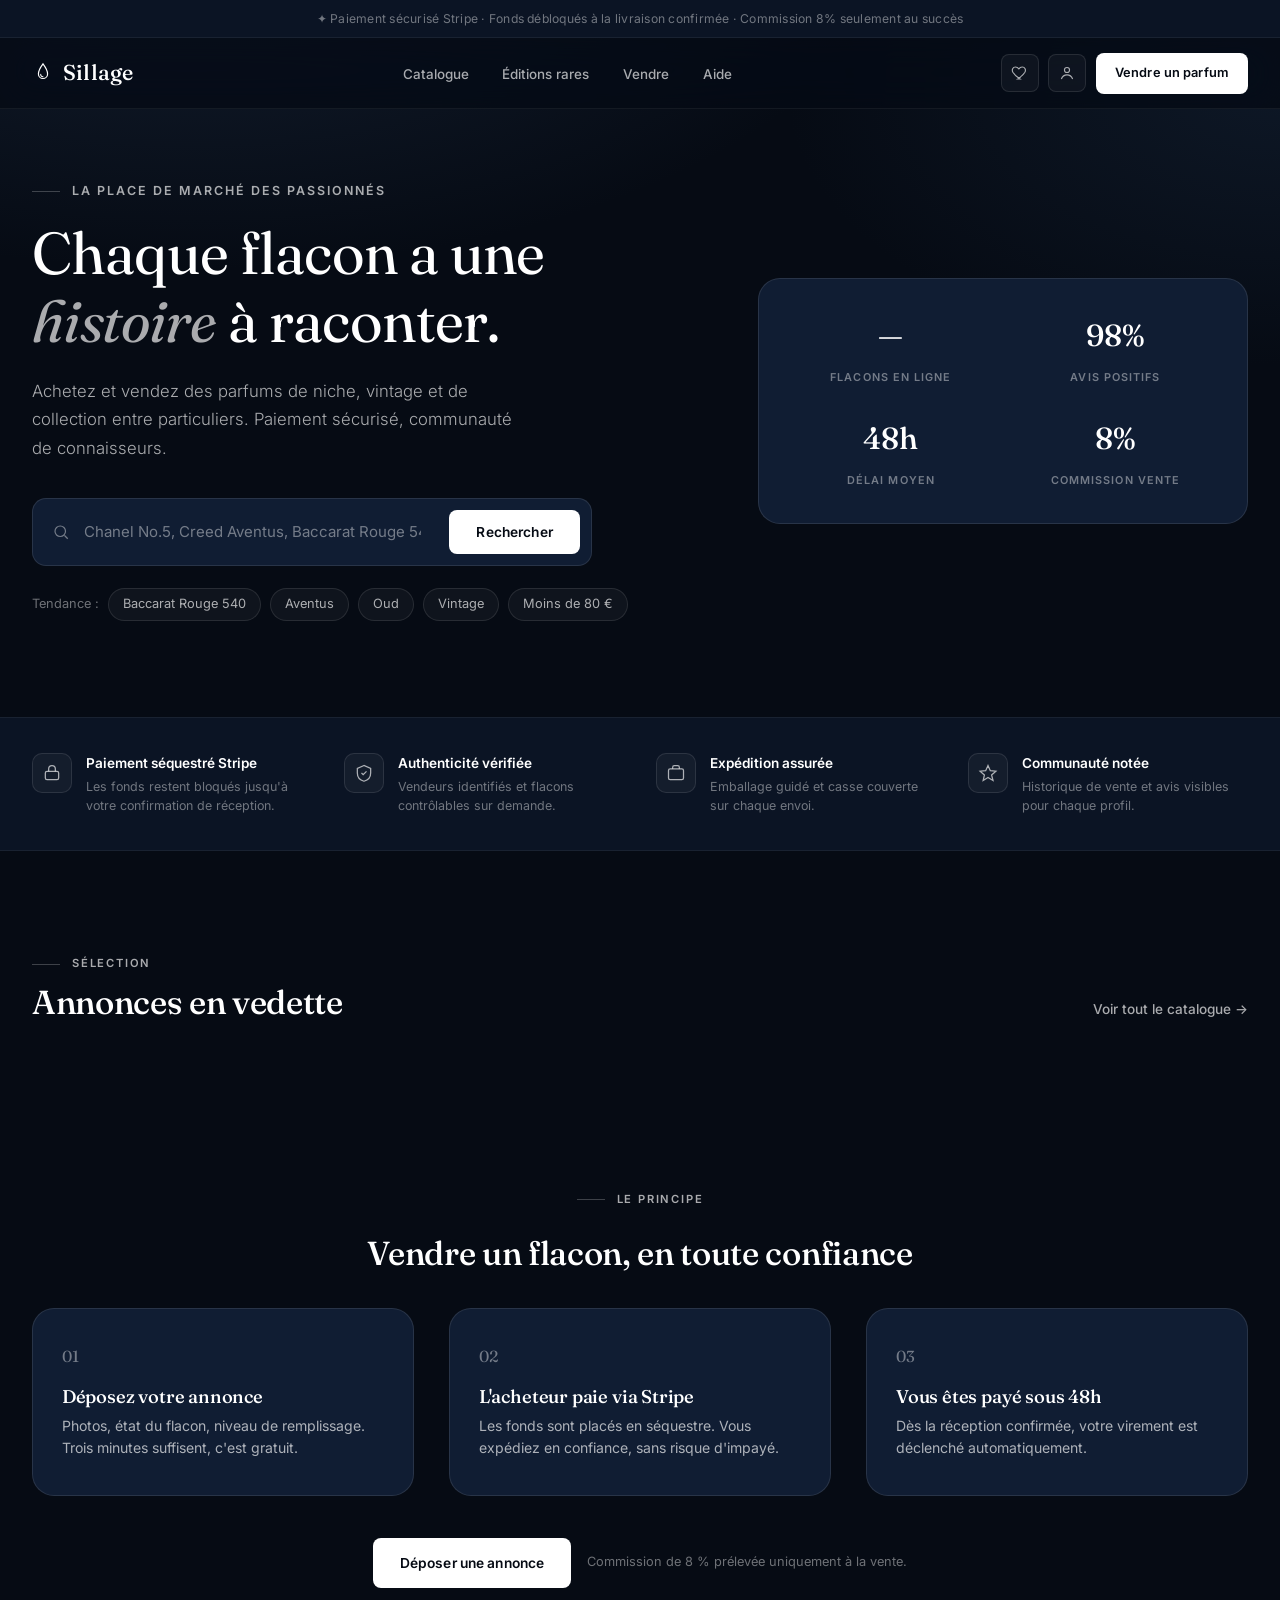
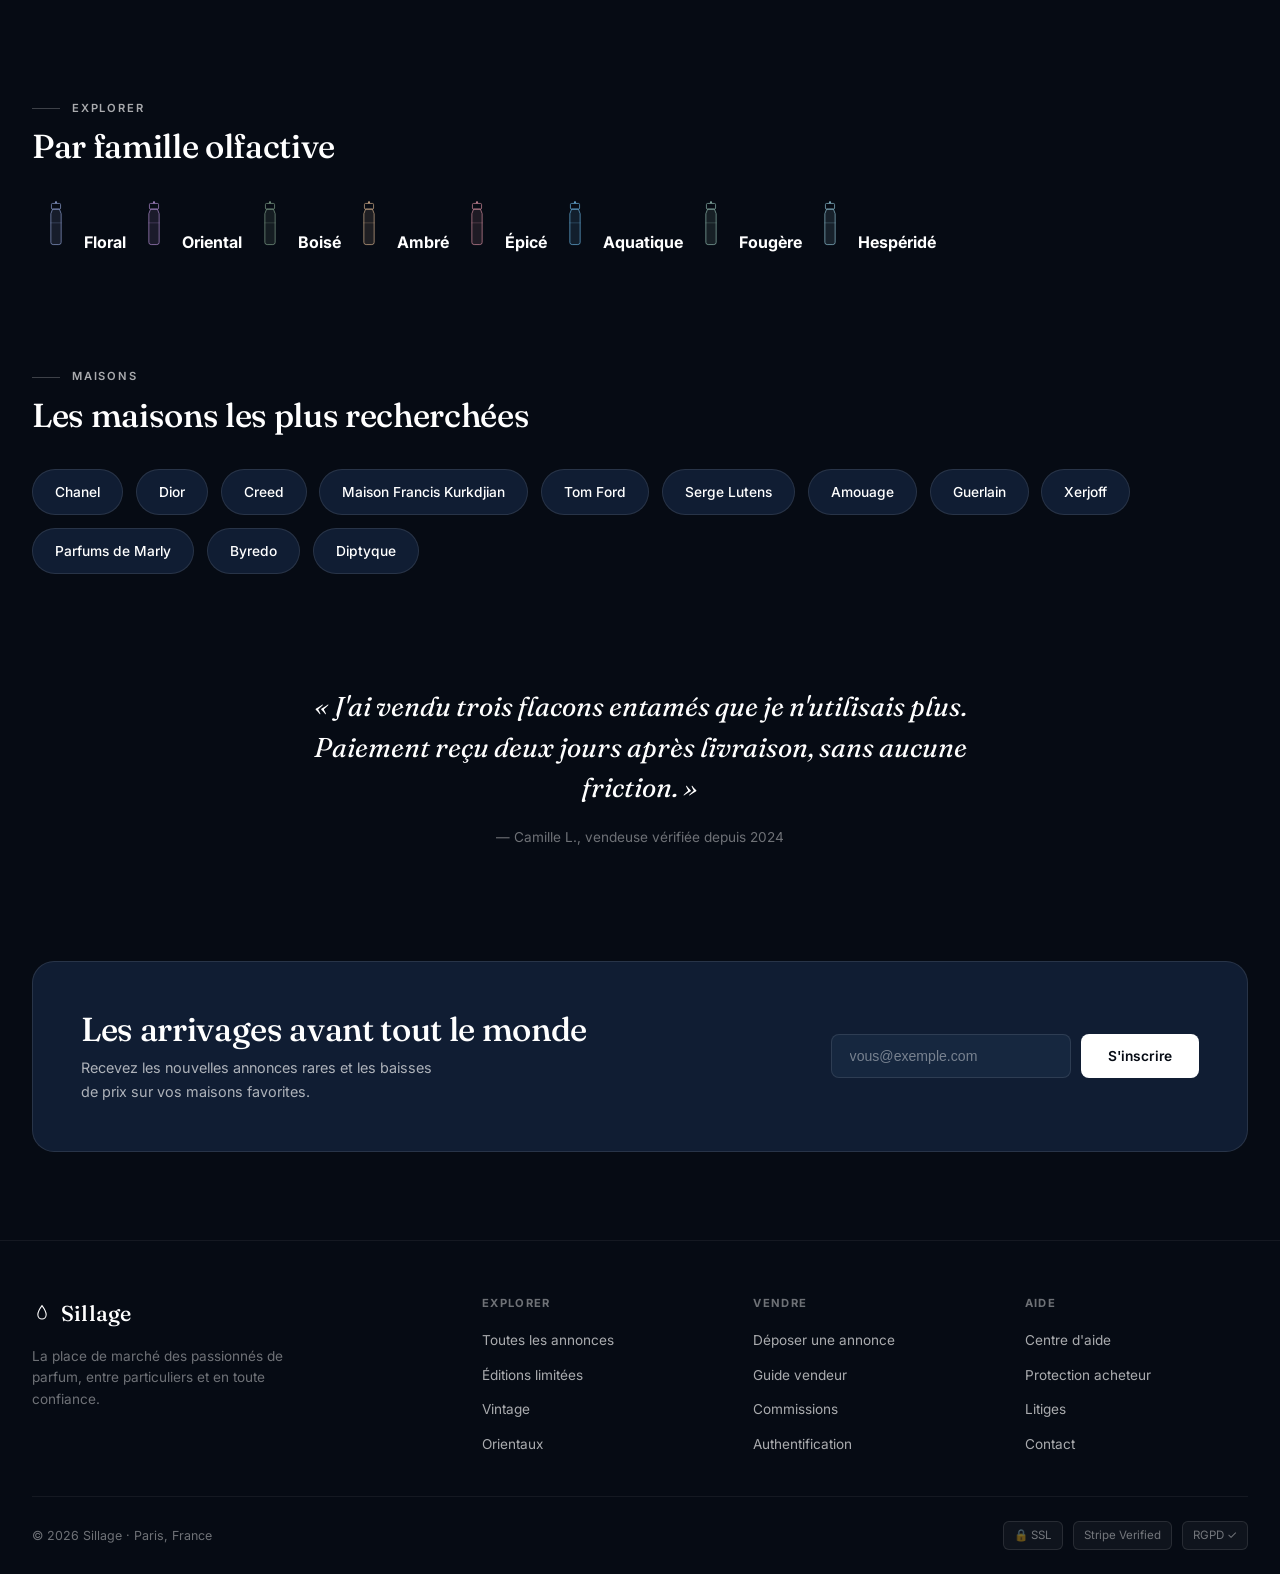
<file: index.html>
<!DOCTYPE html>
<html lang="fr" data-theme="dark">
<head>
  <meta charset="UTF-8">
  <meta name="viewport" content="width=device-width, initial-scale=1.0">
  <title>Sillage — La place de marché des parfums entre particuliers</title>
  <meta name="description" content="Achetez et vendez des parfums de niche et de collection entre particuliers. Paiement sécurisé Stripe, vendeurs vérifiés.">
  <link rel="preconnect" href="https://fonts.googleapis.com">
  <link href="https://fonts.googleapis.com/css2?family=Fraunces:ital,opsz,wght@0,9..144,300;0,9..144,400;0,9..144,500;0,9..144,600;1,9..144,400&family=Inter:wght@300;400;500;600;700&display=swap" rel="stylesheet">
  <link rel="stylesheet" href="css/style.css">
  <link rel="stylesheet" href="css/components.css">
</head>
<body>

<!-- ANNOUNCEMENT BAR -->
<div class="announce-bar" role="banner">
  <p>✦ Paiement sécurisé Stripe · Fonds débloqués à la livraison confirmée · Commission 8% seulement au succès</p>
</div>

<!-- HEADER -->
<header class="site-header">
  <nav class="nav-wrap" role="navigation" aria-label="Navigation principale">
    <a href="index.html" class="logo" aria-label="Sillage — Accueil">
      <span class="logo-mark" aria-hidden="true">
        <svg viewBox="0 0 24 24" width="22" height="22" fill="none">
          <path d="M12 2C9 6 7 9 7 13a5 5 0 0 0 10 0c0-4-2-7-5-11Z" stroke="currentColor" stroke-width="1.3"/>
          <path d="M9.5 13.5c0 1.4 1.1 2.5 2.5 2.5" stroke="currentColor" stroke-width="1.1" stroke-linecap="round"/>
        </svg>
      </span>
      <span>Sillage</span>
    </a>

    <button class="nav-toggle" id="navToggle" aria-label="Ouvrir le menu" aria-expanded="false" aria-controls="navLinks">
      <span></span><span></span><span></span>
    </button>

    <ul class="nav-links" id="navLinks" role="list">
      <li><a href="catalogue.html">Catalogue</a></li>
      <li><a href="catalogue.html?tag=rares">Éditions rares</a></li>
      <li><a href="vendre.html">Vendre</a></li>
      <li><a href="aide.html">Aide</a></li>
    </ul>

    <div class="nav-actions">
      <a href="compte.html#wishlist" class="icon-btn" aria-label="Mes favoris" title="Favoris">
        <svg viewBox="0 0 24 24" width="18" height="18" fill="none" stroke="currentColor" stroke-width="1.5" aria-hidden="true">
          <path d="M12 20s-7-4.6-9.5-9C.7 7.6 2.4 4 6 4c2 0 3.4 1 4.5 2.4C11.6 5 13 4 15 4c3.6 0 5.3 3.6 3.5 7-2.5 4.4-9.5 9-9.5 9Z"/>
        </svg>
      </a>
      <a href="compte.html" class="icon-btn" aria-label="Mon compte" title="Mon compte">
        <svg viewBox="0 0 24 24" width="18" height="18" fill="none" stroke="currentColor" stroke-width="1.5" aria-hidden="true">
          <circle cx="12" cy="8" r="3.4"/>
          <path d="M4.5 20c1.4-3.6 4.5-5.5 7.5-5.5s6.1 1.9 7.5 5.5"/>
        </svg>
      </a>
      <a href="vendre.html" class="btn btn-primary btn-sm">Vendre un parfum</a>
    </div>
  </nav>
</header>

<main id="main-content">

  <!-- HERO -->
  <section class="hero" aria-label="Présentation Sillage">
    <div class="hero-grid">

      <!-- Copie gauche -->
      <div class="hero-copy">
        <p class="eyebrow">
          <span class="eyebrow-line" aria-hidden="true"></span>
          La place de marché des passionnés
        </p>
        <h1>Chaque flacon a une <em>histoire</em> à raconter.</h1>
        <p class="hero-sub">Achetez et vendez des parfums de niche, vintage et de collection entre particuliers. Paiement sécurisé, communauté de connaisseurs.</p>

        <form class="hero-search" action="catalogue.html" method="get" role="search" aria-label="Recherche de parfums">
          <svg viewBox="0 0 24 24" width="18" height="18" fill="none" stroke="currentColor" stroke-width="1.6" aria-hidden="true">
            <circle cx="11" cy="11" r="7"/><path d="m21 21-4.3-4.3"/>
          </svg>
          <input
            type="search"
            name="q"
            id="heroSearch"
            placeholder="Chanel No.5, Creed Aventus, Baccarat Rouge 540…"
            aria-label="Rechercher un parfum"
            autocomplete="off"
          >
          <button type="submit" class="btn btn-primary">Rechercher</button>
        </form>

        <div class="hero-tags" aria-label="Recherches tendance">
          <span>Tendance :</span>
          <a href="catalogue.html?q=baccarat rouge">Baccarat Rouge 540</a>
          <a href="catalogue.html?q=aventus">Aventus</a>
          <a href="catalogue.html?q=oud">Oud</a>
          <a href="catalogue.html?q=vintage">Vintage</a>
          <a href="catalogue.html?priceMax=80">Moins de 80 €</a>
        </div>
      </div>

      <!-- Panel droite -->
      <div class="hero-panel" aria-label="Statistiques et coup de cœur">
        <div class="stat-card">
          <div class="stat"><strong id="heroStatListings">—</strong><span>Flacons en ligne</span></div>
          <div class="stat"><strong>98%</strong><span>Avis positifs</span></div>
          <div class="stat"><strong>48h</strong><span>Délai moyen</span></div>
          <div class="stat"><strong>8%</strong><span>Commission vente</span></div>
        </div>

        <!-- Coup de cœur dynamique -->
        <div id="featuredSpotlight" class="feature-card-skeleton" aria-live="polite">
          <div class="skeleton skeleton-text" style="width:40%;height:.75rem"></div>
          <div class="skeleton skeleton-text" style="width:80%;height:1rem;margin-top:.5rem"></div>
        </div>
      </div>

    </div>
  </section>

  <!-- TRUST STRIP -->
  <section class="trust-strip" aria-label="Garanties Sillage">
    <div class="trust-strip-inner">
      <div class="trust-item">
        <span class="trust-icon" aria-hidden="true">
          <svg viewBox="0 0 24 24" width="20" height="20" fill="none" stroke="currentColor" stroke-width="1.5">
            <rect x="4" y="10" width="16" height="10" rx="2"/>
            <path d="M8 10V7a4 4 0 0 1 8 0v3"/>
          </svg>
        </span>
        <div>
          <strong>Paiement séquestré Stripe</strong>
          <p>Les fonds restent bloqués jusqu'à votre confirmation de réception.</p>
        </div>
      </div>
      <div class="trust-item">
        <span class="trust-icon" aria-hidden="true">
          <svg viewBox="0 0 24 24" width="20" height="20" fill="none" stroke="currentColor" stroke-width="1.5">
            <path d="M12 3 4 6.5V12c0 4.8 3.2 8.6 8 9.9 4.8-1.3 8-5.1 8-9.9V6.5L12 3Z"/>
            <path d="m9 12 2 2 4-4"/>
          </svg>
        </span>
        <div>
          <strong>Authenticité vérifiée</strong>
          <p>Vendeurs identifiés et flacons contrôlables sur demande.</p>
        </div>
      </div>
      <div class="trust-item">
        <span class="trust-icon" aria-hidden="true">
          <svg viewBox="0 0 24 24" width="20" height="20" fill="none" stroke="currentColor" stroke-width="1.5">
            <rect x="3" y="7" width="18" height="13" rx="2"/>
            <path d="M8 7V5a2 2 0 0 1 2-2h4a2 2 0 0 1 2 2v2"/>
          </svg>
        </span>
        <div>
          <strong>Expédition assurée</strong>
          <p>Emballage guidé et casse couverte sur chaque envoi.</p>
        </div>
      </div>
      <div class="trust-item">
        <span class="trust-icon" aria-hidden="true">
          <svg viewBox="0 0 24 24" width="20" height="20" fill="none" stroke="currentColor" stroke-width="1.5">
            <path d="M12 17.3 6.2 21l1.5-6.6L2.5 9.8l6.7-.6L12 3l2.8 6.2 6.7.6-5.2 4.6L18 21z"/>
          </svg>
        </span>
        <div>
          <strong>Communauté notée</strong>
          <p>Historique de vente et avis visibles pour chaque profil.</p>
        </div>
      </div>
    </div>
  </section>

  <!-- FEATURED LISTINGS -->
  <section class="section" aria-labelledby="featuredTitle">
    <div class="section-head">
      <div>
        <p class="eyebrow small"><span class="eyebrow-line" aria-hidden="true"></span>Sélection</p>
        <h2 id="featuredTitle">Annonces en vedette</h2>
      </div>
      <a href="catalogue.html" class="link-arrow">Voir tout le catalogue →</a>
    </div>
    <div class="card-grid" id="featuredGrid" aria-live="polite" aria-label="Annonces en vedette">
      <!-- Skeletons affichés en attendant le chargement async -->
      <div class="product-card skeleton-card" aria-hidden="true"><div class="skeleton skeleton-image"></div><div class="product-card-body"><div class="skeleton skeleton-text" style="width:55%"></div><div class="skeleton skeleton-text"></div><div class="skeleton skeleton-text" style="width:35%"></div></div></div>
      <div class="product-card skeleton-card" aria-hidden="true"><div class="skeleton skeleton-image"></div><div class="product-card-body"><div class="skeleton skeleton-text" style="width:55%"></div><div class="skeleton skeleton-text"></div><div class="skeleton skeleton-text" style="width:35%"></div></div></div>
      <div class="product-card skeleton-card" aria-hidden="true"><div class="skeleton skeleton-image"></div><div class="product-card-body"><div class="skeleton skeleton-text" style="width:55%"></div><div class="skeleton skeleton-text"></div><div class="skeleton skeleton-text" style="width:35%"></div></div></div>
      <div class="product-card skeleton-card" aria-hidden="true"><div class="skeleton skeleton-image"></div><div class="product-card-body"><div class="skeleton skeleton-text" style="width:55%"></div><div class="skeleton skeleton-text"></div><div class="skeleton skeleton-text" style="width:35%"></div></div></div>
      <div class="product-card skeleton-card" aria-hidden="true"><div class="skeleton skeleton-image"></div><div class="product-card-body"><div class="skeleton skeleton-text" style="width:55%"></div><div class="skeleton skeleton-text"></div><div class="skeleton skeleton-text" style="width:35%"></div></div></div>
      <div class="product-card skeleton-card" aria-hidden="true"><div class="skeleton skeleton-image"></div><div class="product-card-body"><div class="skeleton skeleton-text" style="width:55%"></div><div class="skeleton skeleton-text"></div><div class="skeleton skeleton-text" style="width:35%"></div></div></div>
    </div>
  </section>

  <!-- HOW IT WORKS -->
  <section class="section how-it-works" aria-labelledby="howTitle">
    <div class="section-head center">
      <p class="eyebrow small"><span class="eyebrow-line" aria-hidden="true"></span>Le principe</p>
      <h2 id="howTitle">Vendre un flacon, en toute confiance</h2>
    </div>
    <div class="steps">
      <div class="step">
        <span class="step-num" aria-hidden="true">01</span>
        <h3>Déposez votre annonce</h3>
        <p>Photos, état du flacon, niveau de remplissage. Trois minutes suffisent, c'est gratuit.</p>
      </div>
      <div class="step">
        <span class="step-num" aria-hidden="true">02</span>
        <h3>L'acheteur paie via Stripe</h3>
        <p>Les fonds sont placés en séquestre. Vous expédiez en confiance, sans risque d'impayé.</p>
      </div>
      <div class="step">
        <span class="step-num" aria-hidden="true">03</span>
        <h3>Vous êtes payé sous 48h</h3>
        <p>Dès la réception confirmée, votre virement est déclenché automatiquement.</p>
      </div>
    </div>
    <div class="how-cta">
      <a href="vendre.html" class="btn btn-primary">Déposer une annonce</a>
      <span class="how-cta-note">Commission de 8 % prélevée uniquement à la vente.</span>
    </div>
  </section>

  <!-- FAMILLES OLFACTIVES -->
  <section class="section" id="familles" aria-labelledby="famillesTitle">
    <div class="section-head">
      <div>
        <p class="eyebrow small"><span class="eyebrow-line" aria-hidden="true"></span>Explorer</p>
        <h2 id="famillesTitle">Par famille olfactive</h2>
      </div>
    </div>
    <div class="famille-grid">
      <a href="catalogue.html?famille=floral"    class="famille-card" data-famille="floral">
        <span class="famille-svg" aria-hidden="true"></span>
        <strong>Floral</strong>
      </a>
      <a href="catalogue.html?famille=oriental"  class="famille-card" data-famille="oriental">
        <span class="famille-svg" aria-hidden="true"></span>
        <strong>Oriental</strong>
      </a>
      <a href="catalogue.html?famille=boise"     class="famille-card" data-famille="boise">
        <span class="famille-svg" aria-hidden="true"></span>
        <strong>Boisé</strong>
      </a>
      <a href="catalogue.html?famille=ambre"     class="famille-card" data-famille="ambre">
        <span class="famille-svg" aria-hidden="true"></span>
        <strong>Ambré</strong>
      </a>
      <a href="catalogue.html?famille=epice"     class="famille-card" data-famille="epice">
        <span class="famille-svg" aria-hidden="true"></span>
        <strong>Épicé</strong>
      </a>
      <a href="catalogue.html?famille=aquatique" class="famille-card" data-famille="aquatique">
        <span class="famille-svg" aria-hidden="true"></span>
        <strong>Aquatique</strong>
      </a>
      <a href="catalogue.html?famille=fougere"   class="famille-card" data-famille="fougere">
        <span class="famille-svg" aria-hidden="true"></span>
        <strong>Fougère</strong>
      </a>
      <a href="catalogue.html?famille=hesperide" class="famille-card" data-famille="hesperide">
        <span class="famille-svg" aria-hidden="true"></span>
        <strong>Hespéridé</strong>
      </a>
    </div>
  </section>

  <!-- MAISONS -->
  <section class="section" id="maisons" aria-labelledby="maisonsTitle">
    <div class="section-head">
      <div>
        <p class="eyebrow small"><span class="eyebrow-line" aria-hidden="true"></span>Maisons</p>
        <h2 id="maisonsTitle">Les maisons les plus recherchées</h2>
      </div>
    </div>
    <div class="maison-grid">
      <a href="catalogue.html?maison=Chanel"                    class="maison-pill">Chanel</a>
      <a href="catalogue.html?maison=Dior"                      class="maison-pill">Dior</a>
      <a href="catalogue.html?maison=Creed"                     class="maison-pill">Creed</a>
      <a href="catalogue.html?maison=Maison Francis Kurkdjian"  class="maison-pill">Maison Francis Kurkdjian</a>
      <a href="catalogue.html?maison=Tom Ford"                  class="maison-pill">Tom Ford</a>
      <a href="catalogue.html?maison=Serge Lutens"              class="maison-pill">Serge Lutens</a>
      <a href="catalogue.html?maison=Amouage"                   class="maison-pill">Amouage</a>
      <a href="catalogue.html?maison=Guerlain"                  class="maison-pill">Guerlain</a>
      <a href="catalogue.html?maison=Xerjoff"                   class="maison-pill">Xerjoff</a>
      <a href="catalogue.html?maison=Parfums de Marly"          class="maison-pill">Parfums de Marly</a>
      <a href="catalogue.html?maison=Byredo"                    class="maison-pill">Byredo</a>
      <a href="catalogue.html?maison=Diptyque"                  class="maison-pill">Diptyque</a>
    </div>
  </section>

  <!-- TESTIMONIAL -->
  <section class="section testimonial-section" aria-label="Témoignage">
    <blockquote>
      <p>« J'ai vendu trois flacons entamés que je n'utilisais plus. Paiement reçu deux jours après livraison, sans aucune friction. »</p>
      <footer>— Camille L., vendeuse vérifiée depuis 2024</footer>
    </blockquote>
  </section>

  <!-- NEWSLETTER -->
  <section class="section newsletter" aria-labelledby="newsletterTitle">
    <div class="newsletter-inner">
      <div>
        <h2 id="newsletterTitle">Les arrivages avant tout le monde</h2>
        <p>Recevez les nouvelles annonces rares et les baisses de prix sur vos maisons favorites.</p>
      </div>
      <form
        class="newsletter-form"
        aria-label="Inscription newsletter"
        onsubmit="handleNewsletterSubmit(event)"
        novalidate
      >
        <input
          type="email"
          placeholder="vous@exemple.com"
          required
          aria-label="Adresse email"
          id="newsletterEmail"
        >
        <button type="submit" class="btn btn-primary" id="newsletterBtn">S'inscrire</button>
      </form>
    </div>
  </section>

</main>

<!-- FOOTER -->
<footer class="site-footer" role="contentinfo">
  <div class="footer-inner">
    <div class="footer-brand">
      <a href="index.html" class="logo" aria-label="Sillage — Accueil">
        <span class="logo-mark" aria-hidden="true">
          <svg viewBox="0 0 24 24" width="20" height="20" fill="none">
            <path d="M12 2C9 6 7 9 7 13a5 5 0 0 0 10 0c0-4-2-7-5-11Z" stroke="currentColor" stroke-width="1.3"/>
          </svg>
        </span>
        <span>Sillage</span>
      </a>
      <p>La place de marché des passionnés de parfum, entre particuliers et en toute confiance.</p>
    </div>
    <nav class="footer-col" aria-label="Explorer">
      <h4>Explorer</h4>
      <ul role="list">
        <li><a href="catalogue.html">Toutes les annonces</a></li>
        <li><a href="catalogue.html?tag=rares">Éditions limitées</a></li>
        <li><a href="catalogue.html?q=vintage">Vintage</a></li>
        <li><a href="catalogue.html?famille=oriental">Orientaux</a></li>
      </ul>
    </nav>
    <nav class="footer-col" aria-label="Vendre">
      <h4>Vendre</h4>
      <ul role="list">
        <li><a href="vendre.html">Déposer une annonce</a></li>
        <li><a href="aide.html#vendeur">Guide vendeur</a></li>
        <li><a href="aide.html#commissions">Commissions</a></li>
        <li><a href="aide.html#authentification">Authentification</a></li>
      </ul>
    </nav>
    <nav class="footer-col" aria-label="Aide">
      <h4>Aide</h4>
      <ul role="list">
        <li><a href="aide.html">Centre d'aide</a></li>
        <li><a href="aide.html#protection">Protection acheteur</a></li>
        <li><a href="aide.html#litiges">Litiges</a></li>
        <li><a href="aide.html#contact">Contact</a></li>
      </ul>
    </nav>
  </div>
  <div class="footer-bottom">
    <span>© 2026 Sillage · Paris, France</span>
    <div class="secure-badges" aria-label="Certifications">
      <span>🔒 SSL</span>
      <span>Stripe Verified</span>
      <span>RGPD ✓</span>
    </div>
  </div>
</footer>

<!-- Scripts — store.js en premier, puis main.js, puis home.js -->
<script src="js/store.js"></script>
<script src="js/main.js"></script>
<script src="js/home.js"></script>
<script>
  /* ---- Stat dynamique : nombre d'annonces ---- */
  getAllListings().then(listings => {
    const el = document.getElementById('heroStatListings');
    if (el) el.textContent = listings.length > 0
      ? listings.length.toLocaleString('fr-FR')
      : '—';

    /* ---- Coup de cœur dynamique : première annonce active ---- */
    const spotlight = document.getElementById('featuredSpotlight');
    const pick = listings[0];
    if (spotlight && pick) {
      spotlight.className = 'feature-card';
      spotlight.innerHTML = `
        <a href="produit.html?id=${pick.id}" class="feature-card-link" aria-label="Coup de cœur : ${escapeHTML(pick.nom)}">
          <span class="feature-icon" aria-hidden="true">✦</span>
          <span>
            <small>Coup de cœur de la semaine</small>
            <strong>${escapeHTML(pick.maison)} — ${escapeHTML(pick.nom)}</strong>
          </span>
        </a>`;
    } else if (spotlight) {
      spotlight.remove();
    }
  });

  /* ---- Familles : injecter les SVG flacons ---- */
  document.querySelectorAll('.famille-card[data-famille]').forEach(card => {
    const svg = card.querySelector('.famille-svg');
    if (svg) svg.innerHTML = bottleSVG(card.dataset.famille, '48px');
  });

  /* ---- Newsletter ---- */
  function handleNewsletterSubmit(e) {
    e.preventDefault();
    const btn = document.getElementById('newsletterBtn');
    const input = document.getElementById('newsletterEmail');
    if (!input.value || !input.validity.valid) {
      input.focus();
      return;
    }
    if (btn) { btn.textContent = 'Inscrit ✓'; btn.disabled = true; }
    if (input) input.disabled = true;
    showToast('Inscription confirmée ! Vous recevrez les arrivages en avant-première.');
  }
</script>
</body>
</html>
</file>
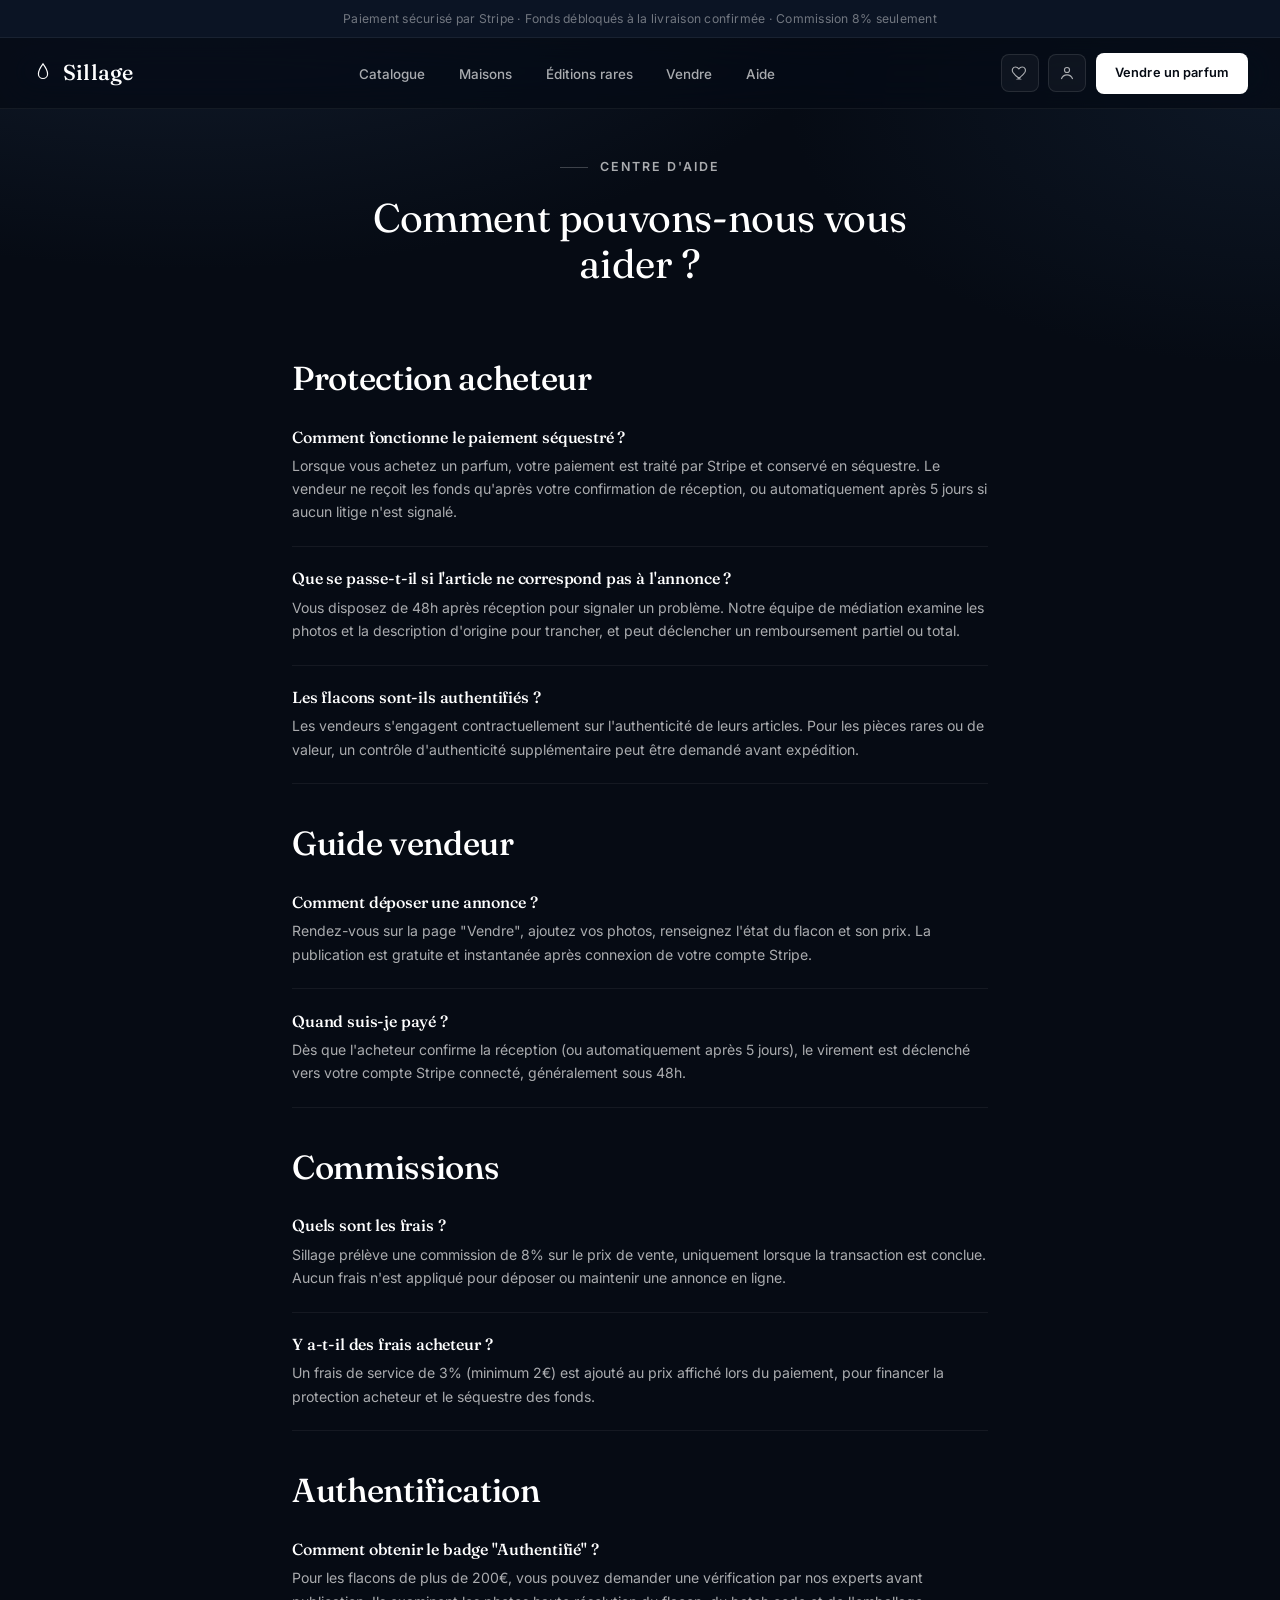
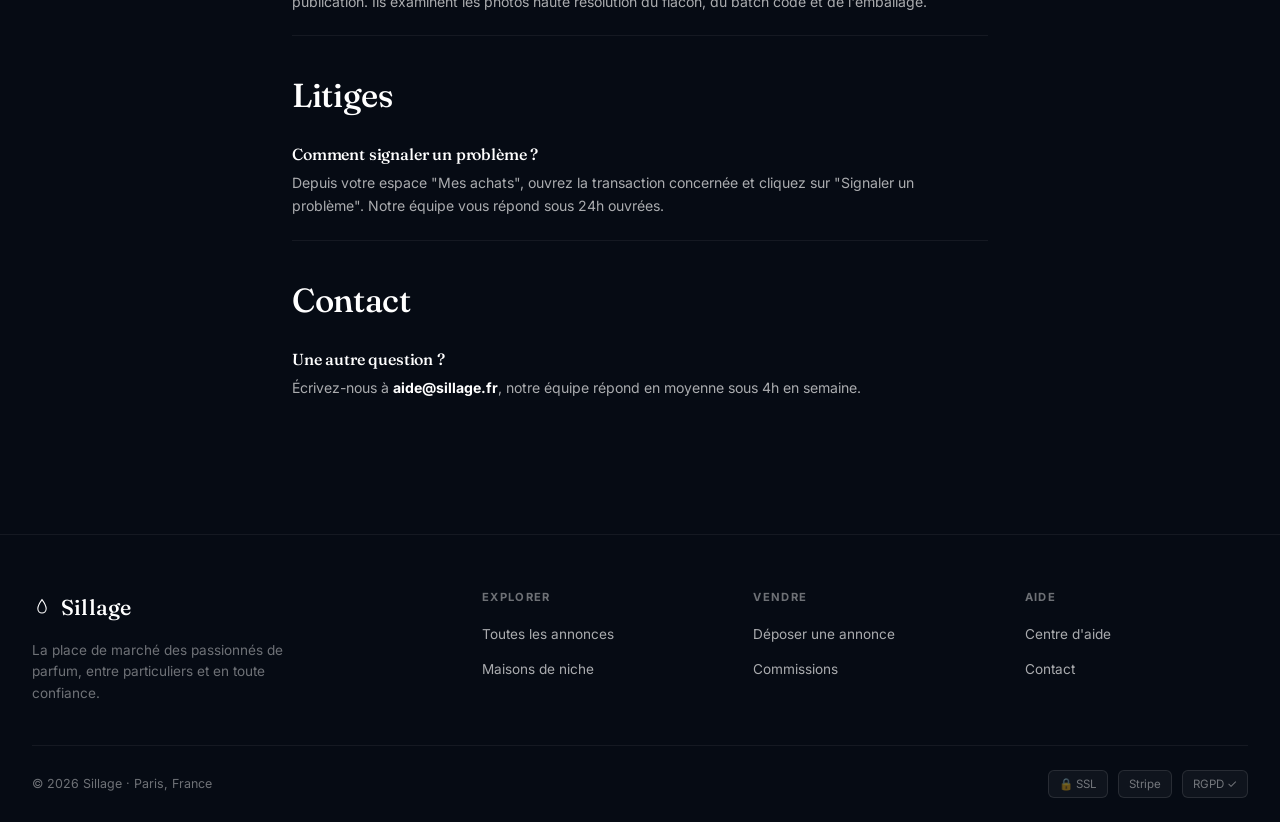
<file: aide.html>
<!DOCTYPE html>
<html lang="fr">
<head>
<meta charset="UTF-8">
<meta name="viewport" content="width=device-width, initial-scale=1.0">
<title>Centre d'aide — Sillage</title>
<link rel="preconnect" href="https://fonts.googleapis.com">
<link href="https://fonts.googleapis.com/css2?family=Fraunces:ital,opsz,wght@0,9..144,300;0,9..144,400;0,9..144,500;0,9..144,600;1,9..144,400&family=Inter:wght@300;400;500;600;700&display=swap" rel="stylesheet">
<link rel="stylesheet" href="css/style.css">
<link rel="stylesheet" href="css/components.css">
</head>
<body>

<div class="announce-bar"><p>Paiement sécurisé par Stripe · Fonds débloqués à la livraison confirmée · Commission 8% seulement</p></div>

<header class="site-header">
  <nav class="nav-wrap">
    <a href="index.html" class="logo"><span class="logo-mark" aria-hidden="true"><svg viewBox="0 0 24 24" width="22" height="22" fill="none"><path d="M12 2C9 6 7 9 7 13a5 5 0 0 0 10 0c0-4-2-7-5-11Z" stroke="currentColor" stroke-width="1.3"/></svg></span><span>Sillage</span></a>
    <button class="nav-toggle" id="navToggle" aria-label="Ouvrir le menu" aria-expanded="false"><span></span><span></span><span></span></button>
    <ul class="nav-links" id="navLinks">
      <li><a href="catalogue.html">Catalogue</a></li>
      <li><a href="index.html#maisons">Maisons</a></li>
      <li><a href="catalogue.html?tag=rares">Éditions rares</a></li>
      <li><a href="vendre.html">Vendre</a></li>
      <li><a href="aide.html">Aide</a></li>
    </ul>
    <div class="nav-actions">
      <button class="icon-btn" aria-label="Favoris"><svg viewBox="0 0 24 24" width="18" height="18" fill="none" stroke="currentColor" stroke-width="1.5"><path d="M12 20s-7-4.6-9.5-9C.7 7.6 2.4 4 6 4c2 0 3.4 1 4.5 2.4C11.6 5 13 4 15 4c3.6 0 5.3 3.6 3.5 7-2.5 4.4-9.5 9-9.5 9Z"/></svg></button>
      <a href="compte.html" class="icon-btn" aria-label="Mon compte"><svg viewBox="0 0 24 24" width="18" height="18" fill="none" stroke="currentColor" stroke-width="1.5"><circle cx="12" cy="8" r="3.4"/><path d="M4.5 20c1.4-3.6 4.5-5.5 7.5-5.5s6.1 1.9 7.5 5.5"/></svg></a>
      <a href="vendre.html" class="btn btn-primary btn-sm">Vendre un parfum</a>
    </div>
  </nav>
</header>

<div class="page-header" style="text-align:center;max-width:680px;margin:0 auto">
  <p class="eyebrow center"><span class="eyebrow-line"></span>Centre d'aide</p>
  <h1 style="font-size:clamp(1.9rem,3.4vw,2.5rem)">Comment pouvons-nous vous aider ?</h1>
</div>

<div class="simple-page">

  <h2 id="protection" style="margin:2rem 0 0.5rem">Protection acheteur</h2>
  <div class="faq-item">
    <h3>Comment fonctionne le paiement séquestré ?</h3>
    <p>Lorsque vous achetez un parfum, votre paiement est traité par Stripe et conservé en séquestre. Le vendeur ne reçoit les fonds qu'après votre confirmation de réception, ou automatiquement après 5 jours si aucun litige n'est signalé.</p>
  </div>
  <div class="faq-item">
    <h3>Que se passe-t-il si l'article ne correspond pas à l'annonce ?</h3>
    <p>Vous disposez de 48h après réception pour signaler un problème. Notre équipe de médiation examine les photos et la description d'origine pour trancher, et peut déclencher un remboursement partiel ou total.</p>
  </div>
  <div class="faq-item">
    <h3>Les flacons sont-ils authentifiés ?</h3>
    <p>Les vendeurs s'engagent contractuellement sur l'authenticité de leurs articles. Pour les pièces rares ou de valeur, un contrôle d'authenticité supplémentaire peut être demandé avant expédition.</p>
  </div>

  <h2 id="vendeur" style="margin:2.5rem 0 0.5rem">Guide vendeur</h2>
  <div class="faq-item">
    <h3>Comment déposer une annonce ?</h3>
    <p>Rendez-vous sur la page "Vendre", ajoutez vos photos, renseignez l'état du flacon et son prix. La publication est gratuite et instantanée après connexion de votre compte Stripe.</p>
  </div>
  <div class="faq-item">
    <h3>Quand suis-je payé ?</h3>
    <p>Dès que l'acheteur confirme la réception (ou automatiquement après 5 jours), le virement est déclenché vers votre compte Stripe connecté, généralement sous 48h.</p>
  </div>

  <h2 id="commissions" style="margin:2.5rem 0 0.5rem">Commissions</h2>
  <div class="faq-item">
    <h3>Quels sont les frais ?</h3>
    <p>Sillage prélève une commission de 8% sur le prix de vente, uniquement lorsque la transaction est conclue. Aucun frais n'est appliqué pour déposer ou maintenir une annonce en ligne.</p>
  </div>
  <div class="faq-item">
    <h3>Y a-t-il des frais acheteur ?</h3>
    <p>Un frais de service de 3% (minimum 2€) est ajouté au prix affiché lors du paiement, pour financer la protection acheteur et le séquestre des fonds.</p>
  </div>

  <h2 id="authentification" style="margin:2.5rem 0 0.5rem">Authentification</h2>
  <div class="faq-item">
    <h3>Comment obtenir le badge "Authentifié" ?</h3>
    <p>Pour les flacons de plus de 200€, vous pouvez demander une vérification par nos experts avant publication. Ils examinent les photos haute résolution du flacon, du batch code et de l'emballage.</p>
  </div>

  <h2 id="litiges" style="margin:2.5rem 0 0.5rem">Litiges</h2>
  <div class="faq-item">
    <h3>Comment signaler un problème ?</h3>
    <p>Depuis votre espace "Mes achats", ouvrez la transaction concernée et cliquez sur "Signaler un problème". Notre équipe vous répond sous 24h ouvrées.</p>
  </div>

  <h2 id="contact" style="margin:2.5rem 0 0.5rem">Contact</h2>
  <div class="faq-item" style="border-bottom:none">
    <h3>Une autre question ?</h3>
    <p>Écrivez-nous à <strong style="color:var(--white)">aide@sillage.fr</strong>, notre équipe répond en moyenne sous 4h en semaine.</p>
  </div>

</div>

<footer class="site-footer">
  <div class="footer-inner">
    <div class="footer-brand"><a href="index.html" class="logo"><span class="logo-mark" aria-hidden="true"><svg viewBox="0 0 24 24" width="20" height="20" fill="none"><path d="M12 2C9 6 7 9 7 13a5 5 0 0 0 10 0c0-4-2-7-5-11Z" stroke="currentColor" stroke-width="1.3"/></svg></span><span>Sillage</span></a><p>La place de marché des passionnés de parfum, entre particuliers et en toute confiance.</p></div>
    <div class="footer-col"><h4>Explorer</h4><ul><li><a href="catalogue.html">Toutes les annonces</a></li><li><a href="index.html#maisons">Maisons de niche</a></li></ul></div>
    <div class="footer-col"><h4>Vendre</h4><ul><li><a href="vendre.html">Déposer une annonce</a></li><li><a href="aide.html#commissions">Commissions</a></li></ul></div>
    <div class="footer-col"><h4>Aide</h4><ul><li><a href="aide.html">Centre d'aide</a></li><li><a href="aide.html#contact">Contact</a></li></ul></div>
  </div>
  <div class="footer-bottom"><span>© 2026 Sillage · Paris, France</span><div class="secure-badges"><span>🔒 SSL</span><span>Stripe</span><span>RGPD ✓</span></div></div>
</footer>

<script src="js/main.js"></script>
</body>
</html>
</file>
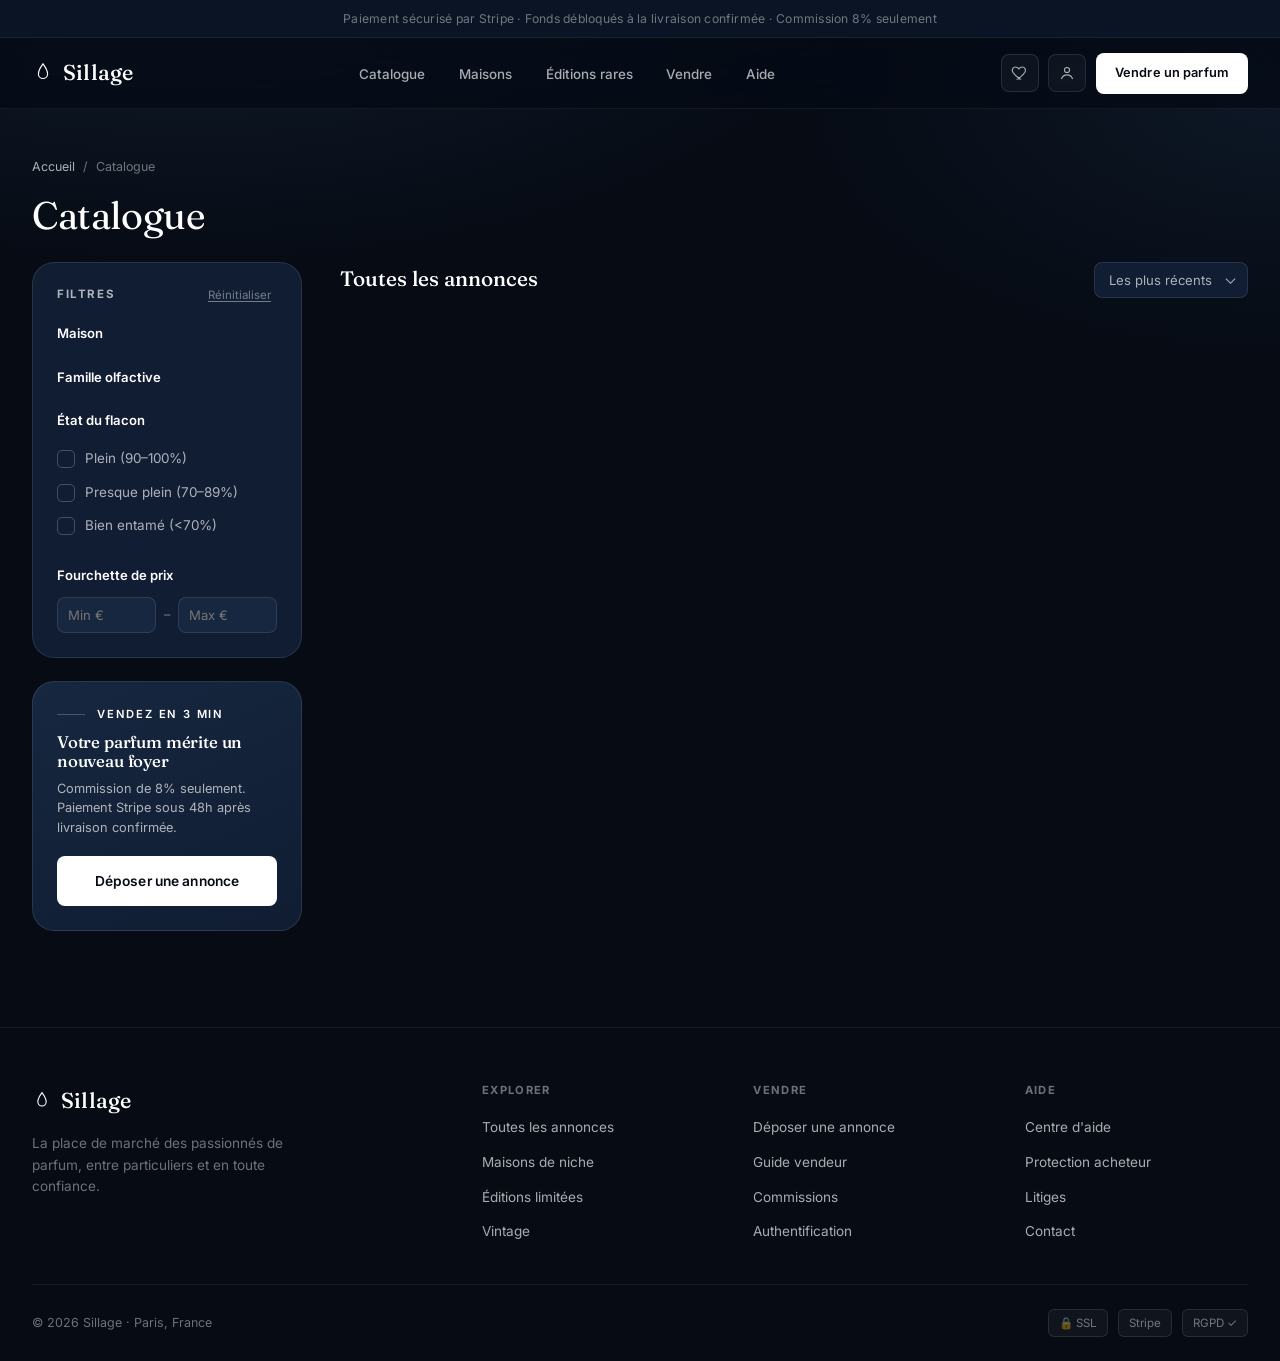
<file: catalogue.html>
<!DOCTYPE html>
<html lang="fr">
<head>
<meta charset="UTF-8">
<meta name="viewport" content="width=device-width, initial-scale=1.0">
<title>Catalogue — Sillage</title>
<meta name="description" content="Parcourez le catalogue complet de parfums entre particuliers : maisons de niche, vintage, éditions rares.">
<link rel="preconnect" href="https://fonts.googleapis.com">
<link href="https://fonts.googleapis.com/css2?family=Fraunces:ital,opsz,wght@0,9..144,300;0,9..144,400;0,9..144,500;0,9..144,600;1,9..144,400&family=Inter:wght@300;400;500;600;700&display=swap" rel="stylesheet">
<link rel="stylesheet" href="css/style.css">
<link rel="stylesheet" href="css/components.css">
</head>
<body>

<div class="announce-bar">
  <p>Paiement sécurisé par Stripe · Fonds débloqués à la livraison confirmée · Commission 8% seulement</p>
</div>

<header class="site-header">
  <nav class="nav-wrap">
    <a href="index.html" class="logo">
      <span class="logo-mark" aria-hidden="true">
        <svg viewBox="0 0 24 24" width="22" height="22" fill="none"><path d="M12 2C9 6 7 9 7 13a5 5 0 0 0 10 0c0-4-2-7-5-11Z" stroke="currentColor" stroke-width="1.3"/></svg>
      </span>
      <span>Sillage</span>
    </a>
    <button class="nav-toggle" id="navToggle" aria-label="Ouvrir le menu" aria-expanded="false">
      <span></span><span></span><span></span>
    </button>
    <ul class="nav-links" id="navLinks">
      <li><a href="catalogue.html">Catalogue</a></li>
      <li><a href="index.html#maisons">Maisons</a></li>
      <li><a href="catalogue.html?tag=rares">Éditions rares</a></li>
      <li><a href="vendre.html">Vendre</a></li>
      <li><a href="aide.html">Aide</a></li>
    </ul>
    <div class="nav-actions">
      <button class="icon-btn" aria-label="Favoris" title="Favoris">
        <svg viewBox="0 0 24 24" width="18" height="18" fill="none" stroke="currentColor" stroke-width="1.5"><path d="M12 20s-7-4.6-9.5-9C.7 7.6 2.4 4 6 4c2 0 3.4 1 4.5 2.4C11.6 5 13 4 15 4c3.6 0 5.3 3.6 3.5 7-2.5 4.4-9.5 9-9.5 9Z"/></svg>
      </button>
      <a href="compte.html" class="icon-btn" aria-label="Mon compte" title="Mon compte">
        <svg viewBox="0 0 24 24" width="18" height="18" fill="none" stroke="currentColor" stroke-width="1.5"><circle cx="12" cy="8" r="3.4"/><path d="M4.5 20c1.4-3.6 4.5-5.5 7.5-5.5s6.1 1.9 7.5 5.5"/></svg>
      </a>
      <a href="vendre.html" class="btn btn-primary btn-sm">Vendre un parfum</a>
    </div>
  </nav>
</header>

<div class="page-header">
  <div class="breadcrumb"><a href="index.html">Accueil</a><span>/</span><span>Catalogue</span></div>
  <h1 style="font-size:clamp(1.8rem,3vw,2.4rem)">Catalogue</h1>
</div>

<div class="catalogue-layout">

  <button class="btn btn-secondary filters-toggle-mobile" id="filtersToggle">
    <svg viewBox="0 0 24 24" width="16" height="16" fill="none" stroke="currentColor" stroke-width="1.6"><path d="M4 6h16M7 12h10M10 18h4"/></svg>
    Filtres
  </button>

  <aside class="sidebar" id="sidebar">
    <div class="filter-card">
      <div class="filter-card-head">
        <h4>Filtres</h4>
        <button class="filter-reset" id="resetFilters">Réinitialiser</button>
      </div>

      <div class="filter-group">
        <div class="filter-group-label">Maison</div>
        <div id="maisonFilters"></div>
      </div>

      <div class="filter-group">
        <div class="filter-group-label">Famille olfactive</div>
        <div id="familleFilters"></div>
      </div>

      <div class="filter-group">
        <div class="filter-group-label">État du flacon</div>
        <label class="filter-option">
          <input type="checkbox" name="fill" value="full" data-min="90">
          <span class="filter-check"><svg viewBox="0 0 24 24" fill="none" stroke="currentColor" stroke-width="3"><path d="m5 13 4 4L19 7"/></svg></span>
          <span class="filter-option-label">Plein (90–100%)</span>
        </label>
        <label class="filter-option">
          <input type="checkbox" name="fill" value="high" data-min="70" data-max="89">
          <span class="filter-check"><svg viewBox="0 0 24 24" fill="none" stroke="currentColor" stroke-width="3"><path d="m5 13 4 4L19 7"/></svg></span>
          <span class="filter-option-label">Presque plein (70–89%)</span>
        </label>
        <label class="filter-option">
          <input type="checkbox" name="fill" value="mid" data-min="0" data-max="69">
          <span class="filter-check"><svg viewBox="0 0 24 24" fill="none" stroke="currentColor" stroke-width="3"><path d="m5 13 4 4L19 7"/></svg></span>
          <span class="filter-option-label">Bien entamé (&lt;70%)</span>
        </label>
      </div>

      <div class="filter-group" style="margin-bottom:0">
        <div class="filter-group-label">Fourchette de prix</div>
        <div class="price-range">
          <input type="number" class="price-input" id="priceMin" placeholder="Min €" min="0">
          <span class="price-sep">–</span>
          <input type="number" class="price-input" id="priceMax" placeholder="Max €" min="0">
        </div>
      </div>
    </div>

    <div class="promo-card">
      <p class="eyebrow small"><span class="eyebrow-line"></span>Vendez en 3 min</p>
      <h4>Votre parfum mérite un nouveau foyer</h4>
      <p>Commission de 8% seulement. Paiement Stripe sous 48h après livraison confirmée.</p>
      <a href="vendre.html" class="btn btn-primary btn-block">Déposer une annonce</a>
    </div>
  </aside>

  <div>
    <div class="listings-head">
      <div>
        <div class="listings-title" id="resultsTitle">Toutes les annonces</div>
        <div class="listings-count" id="resultsCount"></div>
      </div>
      <div class="select-wrap">
        <select id="sortSelect">
          <option value="recent">Les plus récents</option>
          <option value="price-asc">Prix croissant</option>
          <option value="price-desc">Prix décroissant</option>
          <option value="rating">Meilleures notes</option>
          <option value="fill-asc">Presque épuisé</option>
        </select>
      </div>
    </div>

    <div class="active-filters" id="activeFilters"></div>

    <div class="card-grid" id="catalogueGrid"></div>

    <div class="empty-state" id="emptyState" style="display:none">
      <h3>Aucun résultat</h3>
      <p>Essayez d'élargir vos filtres ou votre recherche.</p>
      <button class="btn btn-secondary" id="emptyReset">Réinitialiser les filtres</button>
    </div>

    <div class="pagination" id="pagination"></div>
  </div>
</div>

<footer class="site-footer">
  <div class="footer-inner">
    <div class="footer-brand">
      <a href="index.html" class="logo">
        <span class="logo-mark" aria-hidden="true"><svg viewBox="0 0 24 24" width="20" height="20" fill="none"><path d="M12 2C9 6 7 9 7 13a5 5 0 0 0 10 0c0-4-2-7-5-11Z" stroke="currentColor" stroke-width="1.3"/></svg></span>
        <span>Sillage</span>
      </a>
      <p>La place de marché des passionnés de parfum, entre particuliers et en toute confiance.</p>
    </div>
    <div class="footer-col">
      <h4>Explorer</h4>
      <ul>
        <li><a href="catalogue.html">Toutes les annonces</a></li>
        <li><a href="index.html#maisons">Maisons de niche</a></li>
        <li><a href="catalogue.html?tag=rares">Éditions limitées</a></li>
        <li><a href="catalogue.html?tag=vintage">Vintage</a></li>
      </ul>
    </div>
    <div class="footer-col">
      <h4>Vendre</h4>
      <ul>
        <li><a href="vendre.html">Déposer une annonce</a></li>
        <li><a href="aide.html#vendeur">Guide vendeur</a></li>
        <li><a href="aide.html#commissions">Commissions</a></li>
        <li><a href="aide.html#authentification">Authentification</a></li>
      </ul>
    </div>
    <div class="footer-col">
      <h4>Aide</h4>
      <ul>
        <li><a href="aide.html">Centre d'aide</a></li>
        <li><a href="aide.html#protection">Protection acheteur</a></li>
        <li><a href="aide.html#litiges">Litiges</a></li>
        <li><a href="aide.html#contact">Contact</a></li>
      </ul>
    </div>
  </div>
  <div class="footer-bottom">
    <span>© 2026 Sillage · Paris, France</span>
    <div class="secure-badges"><span>🔒 SSL</span><span>Stripe</span><span>RGPD ✓</span></div>
  </div>
</footer>

<script src="js/data.js"></script>
<script src="js/main.js"></script>
<script src="js/catalogue.js"></script>
</body>
</html>
</file>
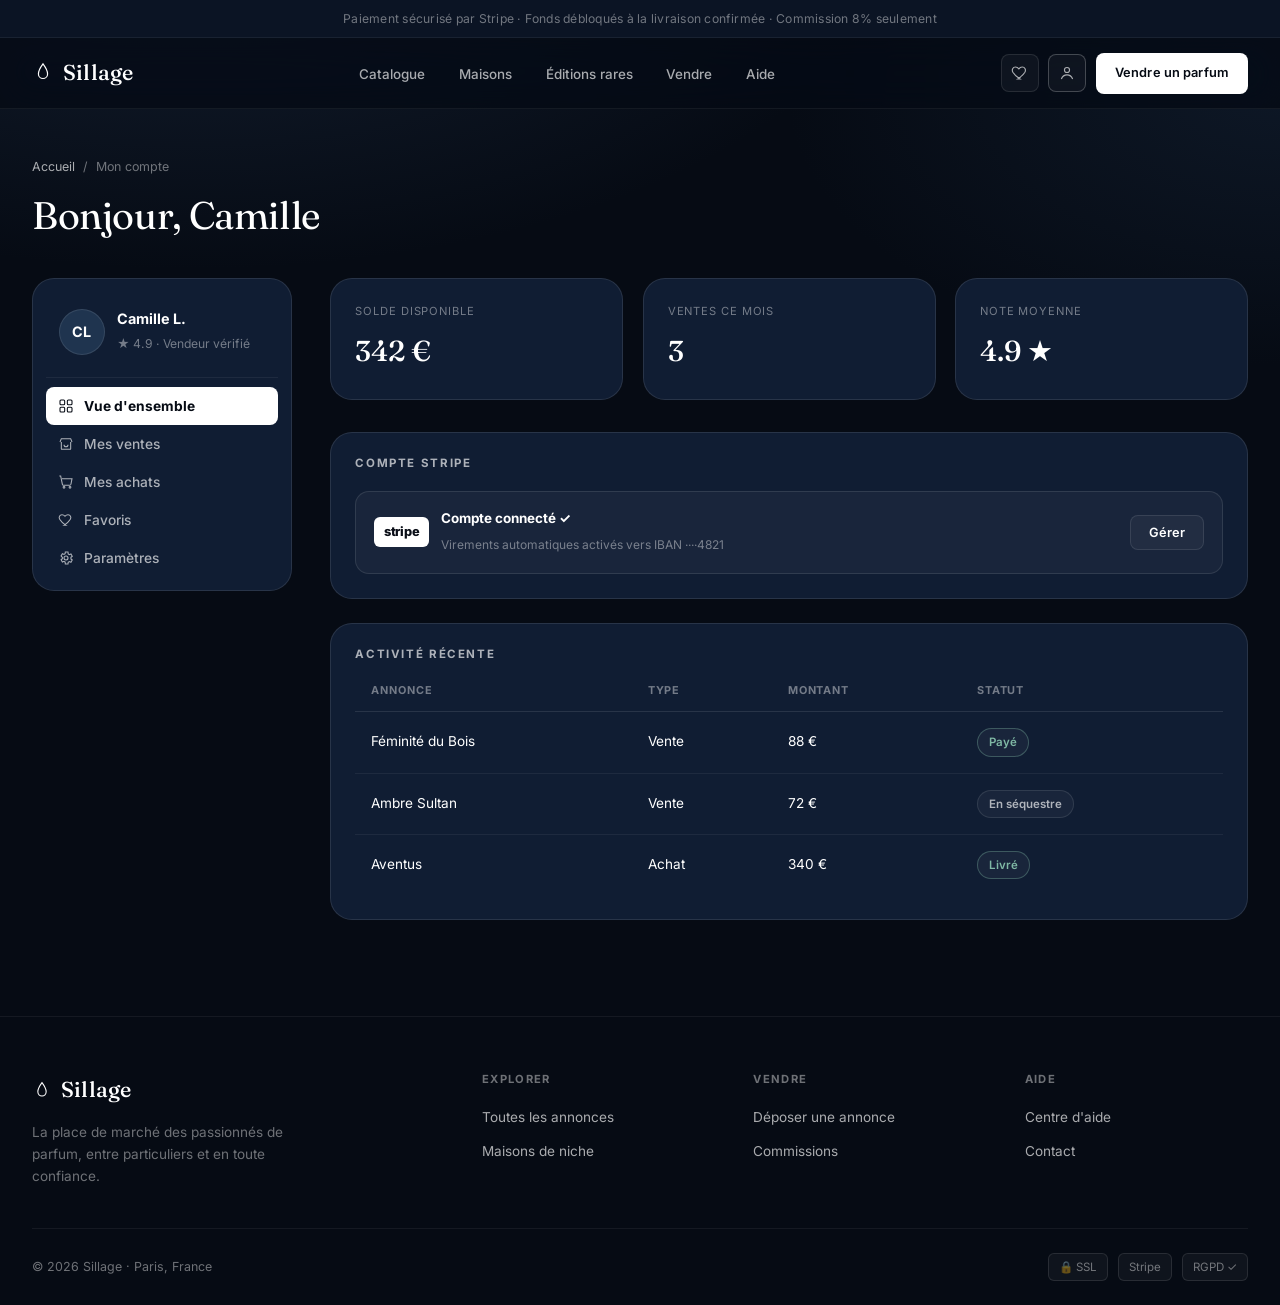
<file: compte.html>
<!DOCTYPE html>
<html lang="fr">
<head>
<meta charset="UTF-8">
<meta name="viewport" content="width=device-width, initial-scale=1.0">
<title>Mon compte — Sillage</title>
<link rel="preconnect" href="https://fonts.googleapis.com">
<link href="https://fonts.googleapis.com/css2?family=Fraunces:ital,opsz,wght@0,9..144,300;0,9..144,400;0,9..144,500;0,9..144,600;1,9..144,400&family=Inter:wght@300;400;500;600;700&display=swap" rel="stylesheet">
<link rel="stylesheet" href="css/style.css">
<link rel="stylesheet" href="css/components.css">
</head>
<body>

<div class="announce-bar"><p>Paiement sécurisé par Stripe · Fonds débloqués à la livraison confirmée · Commission 8% seulement</p></div>

<header class="site-header">
  <nav class="nav-wrap">
    <a href="index.html" class="logo"><span class="logo-mark" aria-hidden="true"><svg viewBox="0 0 24 24" width="22" height="22" fill="none"><path d="M12 2C9 6 7 9 7 13a5 5 0 0 0 10 0c0-4-2-7-5-11Z" stroke="currentColor" stroke-width="1.3"/></svg></span><span>Sillage</span></a>
    <button class="nav-toggle" id="navToggle" aria-label="Ouvrir le menu" aria-expanded="false"><span></span><span></span><span></span></button>
    <ul class="nav-links" id="navLinks">
      <li><a href="catalogue.html">Catalogue</a></li>
      <li><a href="index.html#maisons">Maisons</a></li>
      <li><a href="catalogue.html?tag=rares">Éditions rares</a></li>
      <li><a href="vendre.html">Vendre</a></li>
      <li><a href="aide.html">Aide</a></li>
    </ul>
    <div class="nav-actions">
      <button class="icon-btn" aria-label="Favoris"><svg viewBox="0 0 24 24" width="18" height="18" fill="none" stroke="currentColor" stroke-width="1.5"><path d="M12 20s-7-4.6-9.5-9C.7 7.6 2.4 4 6 4c2 0 3.4 1 4.5 2.4C11.6 5 13 4 15 4c3.6 0 5.3 3.6 3.5 7-2.5 4.4-9.5 9-9.5 9Z"/></svg></button>
      <a href="compte.html" class="icon-btn" aria-label="Mon compte" style="border-color:var(--line-strong)"><svg viewBox="0 0 24 24" width="18" height="18" fill="none" stroke="currentColor" stroke-width="1.5"><circle cx="12" cy="8" r="3.4"/><path d="M4.5 20c1.4-3.6 4.5-5.5 7.5-5.5s6.1 1.9 7.5 5.5"/></svg></a>
      <a href="vendre.html" class="btn btn-primary btn-sm">Vendre un parfum</a>
    </div>
  </nav>
</header>

<div class="page-header">
  <div class="breadcrumb"><a href="index.html">Accueil</a><span>/</span><span>Mon compte</span></div>
  <h1 style="font-size:clamp(1.8rem,3vw,2.4rem)">Bonjour, Camille</h1>
</div>

<div class="account-layout">
  <nav class="account-nav">
    <div class="account-nav-profile">
      <div class="seller-avatar-lg">CL</div>
      <div>
        <strong style="display:block;font-size:0.9rem">Camille L.</strong>
        <span style="font-size:0.76rem;color:var(--text-tertiary)">★ 4.9 · Vendeur vérifié</span>
      </div>
    </div>
    <button class="active" data-panel="overview">
      <svg viewBox="0 0 24 24" width="16" height="16" fill="none" stroke="currentColor" stroke-width="1.6"><rect x="3" y="3" width="7" height="7" rx="1.5"/><rect x="14" y="3" width="7" height="7" rx="1.5"/><rect x="3" y="14" width="7" height="7" rx="1.5"/><rect x="14" y="14" width="7" height="7" rx="1.5"/></svg>
      Vue d'ensemble
    </button>
    <button data-panel="sales">
      <svg viewBox="0 0 24 24" width="16" height="16" fill="none" stroke="currentColor" stroke-width="1.6"><path d="M3 9l2-5h14l2 5"/><path d="M5 9v10a1 1 0 0 0 1 1h12a1 1 0 0 0 1-1V9"/><path d="M9 13a3 3 0 0 0 6 0"/></svg>
      Mes ventes
    </button>
    <button data-panel="purchases">
      <svg viewBox="0 0 24 24" width="16" height="16" fill="none" stroke="currentColor" stroke-width="1.6"><circle cx="9" cy="20" r="1.3"/><circle cx="18" cy="20" r="1.3"/><path d="M2 3h2l2.6 12.4a2 2 0 0 0 2 1.6h8.8a2 2 0 0 0 2-1.6L21 7H6"/></svg>
      Mes achats
    </button>
    <button data-panel="wishlist">
      <svg viewBox="0 0 24 24" width="16" height="16" fill="none" stroke="currentColor" stroke-width="1.6"><path d="M12 20s-7-4.6-9.5-9C.7 7.6 2.4 4 6 4c2 0 3.4 1 4.5 2.4C11.6 5 13 4 15 4c3.6 0 5.3 3.6 3.5 7-2.5 4.4-9.5 9-9.5 9Z"/></svg>
      Favoris
    </button>
    <button data-panel="settings">
      <svg viewBox="0 0 24 24" width="16" height="16" fill="none" stroke="currentColor" stroke-width="1.6"><circle cx="12" cy="12" r="3"/><path d="M19.4 13a7.6 7.6 0 0 0 0-2l2-1.6-2-3.4-2.4 1a7.6 7.6 0 0 0-1.7-1L15 3h-4l-.3 2.6a7.6 7.6 0 0 0-1.7 1l-2.4-1-2 3.4L6.6 11a7.6 7.6 0 0 0 0 2l-2 1.6 2 3.4 2.4-1a7.6 7.6 0 0 0 1.7 1L11 21h4l.3-2.6a7.6 7.6 0 0 0 1.7-1l2.4 1 2-3.4-2-1.6Z"/></svg>
      Paramètres
    </button>
  </nav>

  <div>
    <!-- OVERVIEW -->
    <section class="account-panel active" id="panel-overview">
      <div class="dashboard-cards">
        <div class="dash-card"><span>Solde disponible</span><strong>342 €</strong></div>
        <div class="dash-card"><span>Ventes ce mois</span><strong>3</strong></div>
        <div class="dash-card"><span>Note moyenne</span><strong>4.9 ★</strong></div>
      </div>

      <div class="filter-card" style="margin-bottom:1.5rem">
        <div class="filter-card-head"><h4>Compte Stripe</h4></div>
        <div class="stripe-box" style="margin:0">
          <span class="stripe-logo">stripe</span>
          <div class="stripe-box-text">
            <strong>Compte connecté ✓</strong>
            <span>Virements automatiques activés vers IBAN ····4821</span>
          </div>
          <button class="btn btn-secondary btn-sm" style="margin-left:auto">Gérer</button>
        </div>
      </div>

      <div class="filter-card">
        <div class="filter-card-head"><h4>Activité récente</h4></div>
        <table class="data-table">
          <thead><tr><th>Annonce</th><th>Type</th><th>Montant</th><th>Statut</th></tr></thead>
          <tbody>
            <tr><td>Féminité du Bois</td><td>Vente</td><td>88 €</td><td><span class="status-pill success">Payé</span></td></tr>
            <tr><td>Ambre Sultan</td><td>Vente</td><td>72 €</td><td><span class="status-pill pending">En séquestre</span></td></tr>
            <tr><td>Aventus</td><td>Achat</td><td>340 €</td><td><span class="status-pill success">Livré</span></td></tr>
          </tbody>
        </table>
      </div>
    </section>

    <!-- SALES -->
    <section class="account-panel" id="panel-sales">
      <div class="filter-card">
        <div class="filter-card-head"><h4>Mes ventes</h4><a href="vendre.html" class="link-arrow">+ Nouvelle annonce</a></div>
        <table class="data-table">
          <thead><tr><th>Annonce</th><th>Date</th><th>Prix</th><th>Statut</th></tr></thead>
          <tbody>
            <tr><td>Féminité du Bois — Serge Lutens</td><td>14 juin 2026</td><td>88 €</td><td><span class="status-pill success">Payé</span></td></tr>
            <tr><td>Ambre Sultan — Serge Lutens</td><td>18 juin 2026</td><td>72 €</td><td><span class="status-pill pending">En séquestre</span></td></tr>
            <tr><td>Habit Rouge — Guerlain</td><td>2 mai 2026</td><td>65 €</td><td><span class="status-pill success">Payé</span></td></tr>
          </tbody>
        </table>
      </div>
    </section>

    <!-- PURCHASES -->
    <section class="account-panel" id="panel-purchases">
      <div class="filter-card">
        <div class="filter-card-head"><h4>Mes achats</h4></div>
        <table class="data-table">
          <thead><tr><th>Annonce</th><th>Vendeur</th><th>Prix</th><th>Statut</th></tr></thead>
          <tbody>
            <tr><td>Aventus — Creed</td><td>Pierre L.</td><td>340 €</td><td><span class="status-pill success">Livré</span></td></tr>
            <tr><td>Oud Wood — Tom Ford</td><td>Romain D.</td><td>175 €</td><td><span class="status-pill pending">En transit</span></td></tr>
          </tbody>
        </table>
      </div>
    </section>

    <!-- WISHLIST -->
    <section class="account-panel" id="panel-wishlist">
      <div class="card-grid" id="wishlistGrid"></div>
    </section>

    <!-- SETTINGS -->
    <section class="account-panel" id="panel-settings">
      <div class="filter-card">
        <div class="filter-card-head"><h4>Informations personnelles</h4></div>
        <div class="form-row">
          <div class="form-group"><label class="form-label">Prénom</label><input class="form-input" value="Camille"></div>
          <div class="form-group"><label class="form-label">Nom</label><input class="form-input" value="L."></div>
        </div>
        <div class="form-group"><label class="form-label">Email</label><input class="form-input" value="camille.l@exemple.com" type="email"></div>
        <div class="form-group"><label class="form-label">Ville</label><input class="form-input" value="Lille"></div>
        <button class="btn btn-primary">Enregistrer</button>
      </div>
    </section>
  </div>
</div>

<footer class="site-footer">
  <div class="footer-inner">
    <div class="footer-brand"><a href="index.html" class="logo"><span class="logo-mark" aria-hidden="true"><svg viewBox="0 0 24 24" width="20" height="20" fill="none"><path d="M12 2C9 6 7 9 7 13a5 5 0 0 0 10 0c0-4-2-7-5-11Z" stroke="currentColor" stroke-width="1.3"/></svg></span><span>Sillage</span></a><p>La place de marché des passionnés de parfum, entre particuliers et en toute confiance.</p></div>
    <div class="footer-col"><h4>Explorer</h4><ul><li><a href="catalogue.html">Toutes les annonces</a></li><li><a href="index.html#maisons">Maisons de niche</a></li></ul></div>
    <div class="footer-col"><h4>Vendre</h4><ul><li><a href="vendre.html">Déposer une annonce</a></li><li><a href="aide.html#commissions">Commissions</a></li></ul></div>
    <div class="footer-col"><h4>Aide</h4><ul><li><a href="aide.html">Centre d'aide</a></li><li><a href="aide.html#contact">Contact</a></li></ul></div>
  </div>
  <div class="footer-bottom"><span>© 2026 Sillage · Paris, France</span><div class="secure-badges"><span>🔒 SSL</span><span>Stripe</span><span>RGPD ✓</span></div></div>
</footer>

<script src="js/data.js"></script>
<script src="js/main.js"></script>
<script>
  document.querySelectorAll('.account-nav button[data-panel]').forEach(btn => {
    btn.addEventListener('click', () => {
      document.querySelectorAll('.account-nav button').forEach(b => b.classList.remove('active'));
      document.querySelectorAll('.account-panel').forEach(p => p.classList.remove('active'));
      btn.classList.add('active');
      document.getElementById('panel-' + btn.dataset.panel).classList.add('active');
    });
  });

  // Favoris démo : on préremplit avec deux annonces pour illustrer le panel
  wishlistState.add('mfk-baccarat');
  wishlistState.add('amouage-interlude');
  document.getElementById('wishlistGrid').innerHTML = LISTINGS.filter(l => wishlistState.has(l.id)).map(renderCard).join('');
</script>
</body>
</html>
</file>
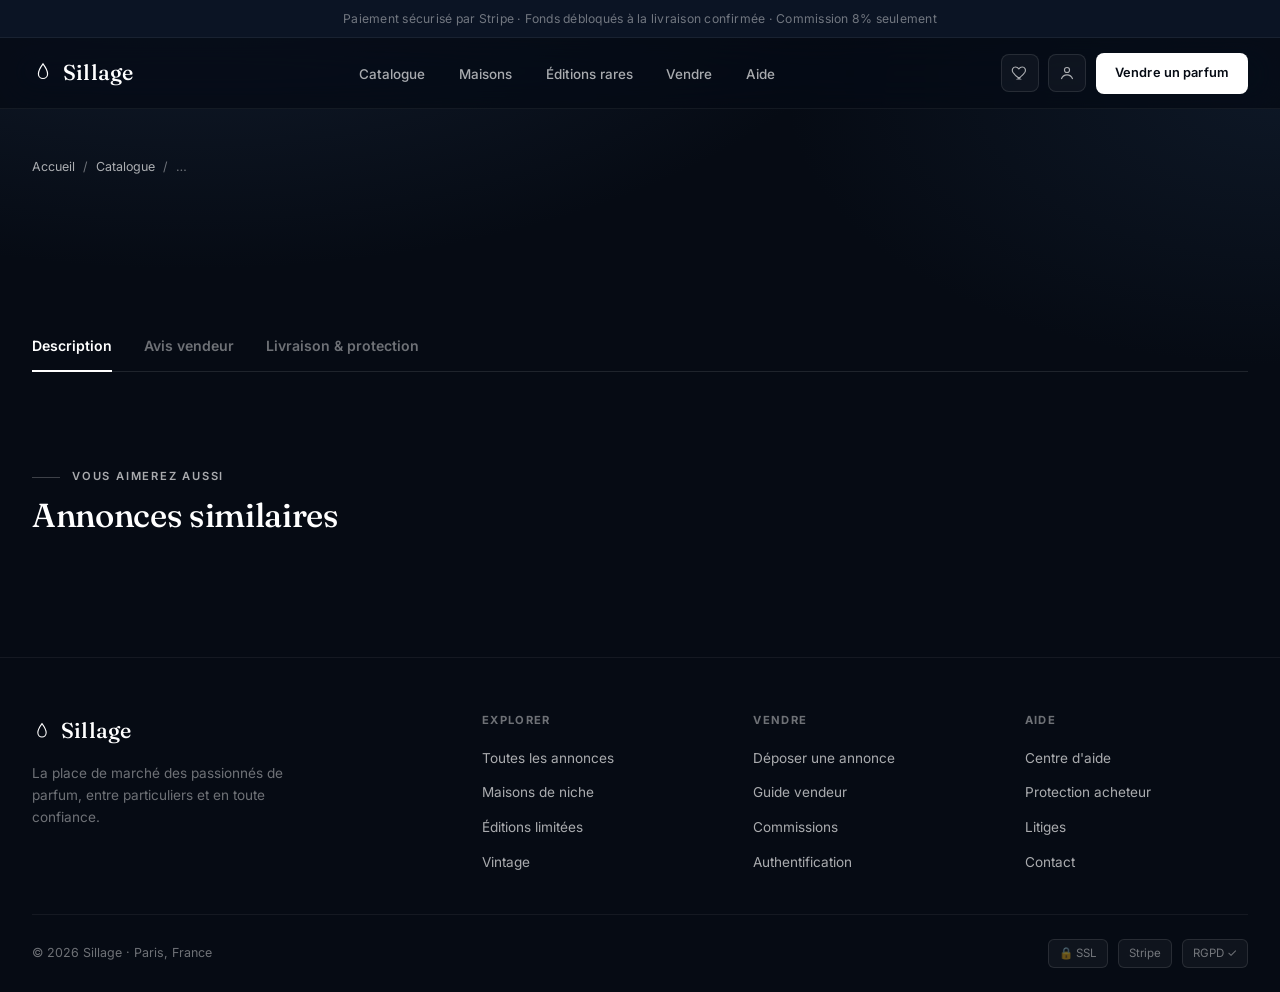
<file: produit.html>
<!DOCTYPE html>
<html lang="fr">
<head>
<meta charset="UTF-8">
<meta name="viewport" content="width=device-width, initial-scale=1.0">
<title id="pageTitle">Annonce — Sillage</title>
<link rel="preconnect" href="https://fonts.googleapis.com">
<link href="https://fonts.googleapis.com/css2?family=Fraunces:ital,opsz,wght@0,9..144,300;0,9..144,400;0,9..144,500;0,9..144,600;1,9..144,400&family=Inter:wght@300;400;500;600;700&display=swap" rel="stylesheet">
<link rel="stylesheet" href="css/style.css">
<link rel="stylesheet" href="css/components.css">
</head>
<body>

<div class="announce-bar">
  <p>Paiement sécurisé par Stripe · Fonds débloqués à la livraison confirmée · Commission 8% seulement</p>
</div>

<header class="site-header">
  <nav class="nav-wrap">
    <a href="index.html" class="logo">
      <span class="logo-mark" aria-hidden="true"><svg viewBox="0 0 24 24" width="22" height="22" fill="none"><path d="M12 2C9 6 7 9 7 13a5 5 0 0 0 10 0c0-4-2-7-5-11Z" stroke="currentColor" stroke-width="1.3"/></svg></span>
      <span>Sillage</span>
    </a>
    <button class="nav-toggle" id="navToggle" aria-label="Ouvrir le menu" aria-expanded="false"><span></span><span></span><span></span></button>
    <ul class="nav-links" id="navLinks">
      <li><a href="catalogue.html">Catalogue</a></li>
      <li><a href="index.html#maisons">Maisons</a></li>
      <li><a href="catalogue.html?tag=rares">Éditions rares</a></li>
      <li><a href="vendre.html">Vendre</a></li>
      <li><a href="aide.html">Aide</a></li>
    </ul>
    <div class="nav-actions">
      <button class="icon-btn" aria-label="Favoris"><svg viewBox="0 0 24 24" width="18" height="18" fill="none" stroke="currentColor" stroke-width="1.5"><path d="M12 20s-7-4.6-9.5-9C.7 7.6 2.4 4 6 4c2 0 3.4 1 4.5 2.4C11.6 5 13 4 15 4c3.6 0 5.3 3.6 3.5 7-2.5 4.4-9.5 9-9.5 9Z"/></svg></button>
      <a href="compte.html" class="icon-btn" aria-label="Mon compte"><svg viewBox="0 0 24 24" width="18" height="18" fill="none" stroke="currentColor" stroke-width="1.5"><circle cx="12" cy="8" r="3.4"/><path d="M4.5 20c1.4-3.6 4.5-5.5 7.5-5.5s6.1 1.9 7.5 5.5"/></svg></a>
      <a href="vendre.html" class="btn btn-primary btn-sm">Vendre un parfum</a>
    </div>
  </nav>
</header>

<div class="page-header">
  <div class="breadcrumb" id="breadcrumb"><a href="index.html">Accueil</a><span>/</span><a href="catalogue.html">Catalogue</a><span>/</span><span id="breadcrumbCurrent">…</span></div>
</div>

<div class="product-layout" id="productLayout">
  <!-- injecté par JS -->
</div>

<div class="tabs">
  <div class="tab-nav">
    <button class="tab-btn active" data-tab="desc">Description</button>
    <button class="tab-btn" data-tab="avis">Avis vendeur</button>
    <button class="tab-btn" data-tab="livraison">Livraison &amp; protection</button>
  </div>
  <div class="tab-panel active" id="tab-desc">
    <p id="tabDescText" style="color:var(--text-secondary);font-size:0.92rem;line-height:1.75;max-width:680px"></p>
  </div>
  <div class="tab-panel" id="tab-avis">
    <div id="reviewsList"></div>
  </div>
  <div class="tab-panel" id="tab-livraison">
    <div style="max-width:680px;display:flex;flex-direction:column;gap:1.4rem">
      <div class="guarantee-note">
        <svg viewBox="0 0 24 24" width="18" height="18" fill="none" stroke="currentColor" stroke-width="1.5" style="flex-shrink:0"><rect x="4" y="10" width="16" height="10" rx="2"/><path d="M8 10V7a4 4 0 0 1 8 0v3"/></svg>
        Les fonds sont conservés en séquestre Stripe et ne sont versés au vendeur qu'après votre confirmation de réception, ou automatiquement sous 5 jours si aucun litige n'est signalé.
      </div>
      <div class="guarantee-note">
        <svg viewBox="0 0 24 24" width="18" height="18" fill="none" stroke="currentColor" stroke-width="1.5" style="flex-shrink:0"><rect x="3" y="7" width="18" height="13" rx="2"/><path d="M8 7V5a2 2 0 0 1 2-2h4a2 2 0 0 1 2 2v2"/></svg>
        Expédition suivie obligatoire, avec assurance casse incluse jusqu'à 500€ de valeur déclarée.
      </div>
      <div class="guarantee-note">
        <svg viewBox="0 0 24 24" width="18" height="18" fill="none" stroke="currentColor" stroke-width="1.5" style="flex-shrink:0"><path d="M12 3 4 6.5V12c0 4.8 3.2 8.6 8 9.9 4.8-1.3 8-5.1 8-9.9V6.5L12 3Z"/><path d="m9 12 2 2 4-4"/></svg>
        En cas de souci (flacon non conforme, casse, non-réception), notre équiipe de médiation tranche sous 48h.
      </div>
    </div>
  </div>
</div>

<!-- Annonces similaires -->
<section class="section" style="padding-top:0">
  <div class="section-head">
    <div><p class="eyebrow small"><span class="eyebrow-line"></span>Vous aimerez aussi</p><h2>Annonces similaires</h2></div>
  </div>
  <div class="card-grid" id="similarGrid"></div>
</section>

<footer class="site-footer">
  <div class="footer-inner">
    <div class="footer-brand">
      <a href="index.html" class="logo"><span class="logo-mark" aria-hidden="true"><svg viewBox="0 0 24 24" width="20" height="20" fill="none"><path d="M12 2C9 6 7 9 7 13a5 5 0 0 0 10 0c0-4-2-7-5-11Z" stroke="currentColor" stroke-width="1.3"/></svg></span><span>Sillage</span></a>
      <p>La place de marché des passionnés de parfum, entre particuliers et en toute confiance.</p>
    </div>
    <div class="footer-col"><h4>Explorer</h4><ul><li><a href="catalogue.html">Toutes les annonces</a></li><li><a href="index.html#maisons">Maisons de niche</a></li><li><a href="catalogue.html?tag=rares">Éditions limitées</a></li><li><a href="catalogue.html?tag=vintage">Vintage</a></li></ul></div>
    <div class="footer-col"><h4>Vendre</h4><ul><li><a href="vendre.html">Déposer une annonce</a></li><li><a href="aide.html#vendeur">Guide vendeur</a></li><li><a href="aide.html#commissions">Commissions</a></li><li><a href="aide.html#authentification">Authentification</a></li></ul></div>
    <div class="footer-col"><h4>Aide</h4><ul><li><a href="aide.html">Centre d'aide</a></li><li><a href="aide.html#protection">Protection acheteur</a></li><li><a href="aide.html#litiges">Litiges</a></li><li><a href="aide.html#contact">Contact</a></li></ul></div>
  </div>
  <div class="footer-bottom">
    <span>© 2026 Sillage · Paris, France</span>
    <div class="secure-badges"><span>🔒 SSL</span><span>Stripe</span><span>RGPD ✓</span></div>
  </div>
</footer>

<script src="js/data.js"></script>
<script src="js/main.js"></script>
<script src="js/produit.js"></script>
</body>
</html>
</file>
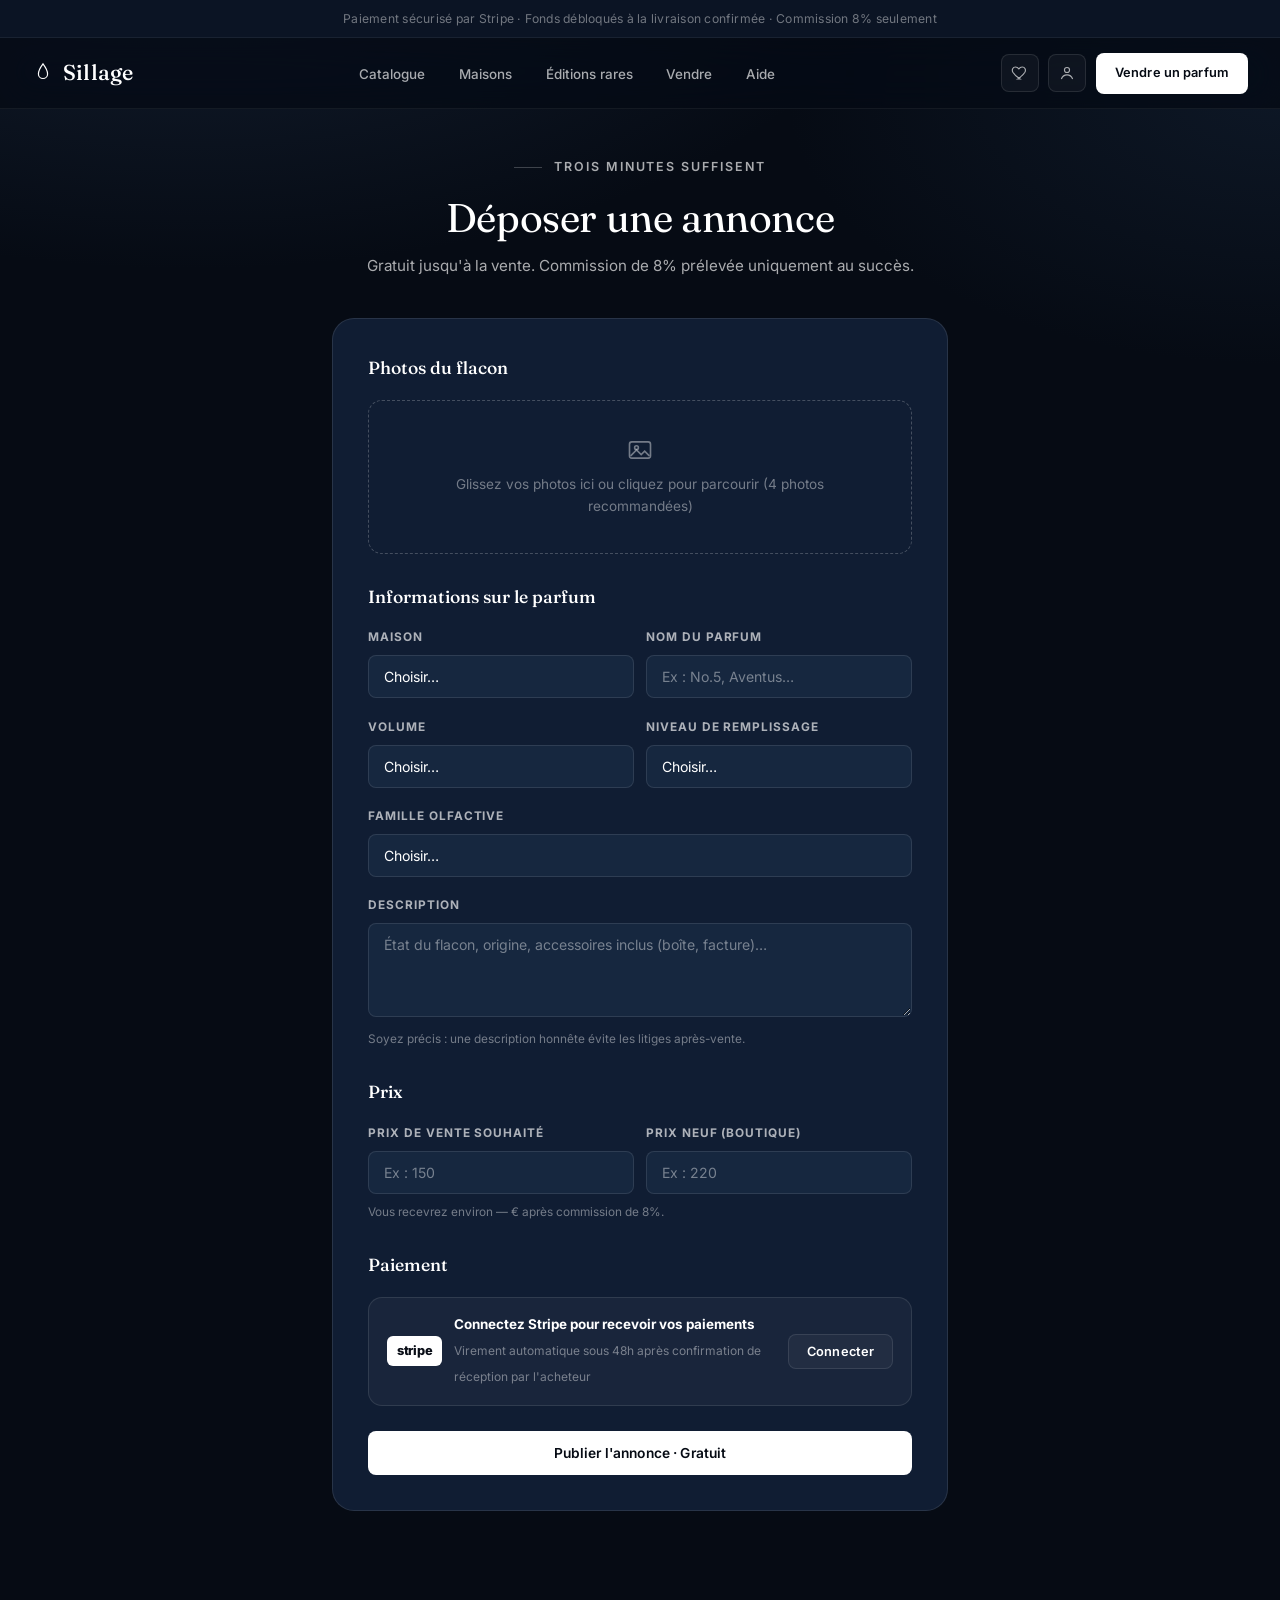
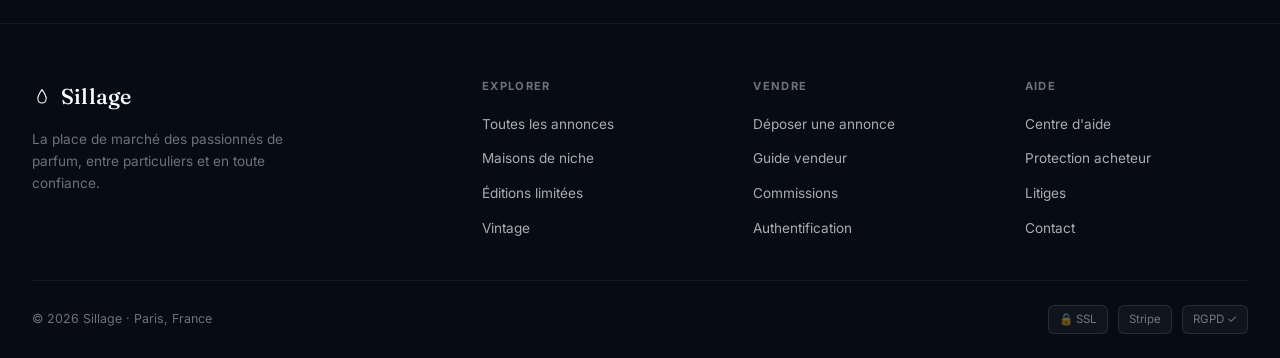
<file: vendre.html>
<!DOCTYPE html>
<html lang="fr">
<head>
<meta charset="UTF-8">
<meta name="viewport" content="width=device-width, initial-scale=1.0">
<title>Vendre un parfum — Sillage</title>
<link rel="preconnect" href="https://fonts.googleapis.com">
<link href="https://fonts.googleapis.com/css2?family=Fraunces:ital,opsz,wght@0,9..144,300;0,9..144,400;0,9..144,500;0,9..144,600;1,9..144,400&family=Inter:wght@300;400;500;600;700&display=swap" rel="stylesheet">
<link rel="stylesheet" href="css/style.css">
<link rel="stylesheet" href="css/components.css">
</head>
<body>

<div class="announce-bar"><p>Paiement sécurisé par Stripe · Fonds débloqués à la livraison confirmée · Commission 8% seulement</p></div>

<header class="site-header">
  <nav class="nav-wrap">
    <a href="index.html" class="logo">
      <span class="logo-mark" aria-hidden="true"><svg viewBox="0 0 24 24" width="22" height="22" fill="none"><path d="M12 2C9 6 7 9 7 13a5 5 0 0 0 10 0c0-4-2-7-5-11Z" stroke="currentColor" stroke-width="1.3"/></svg></span>
      <span>Sillage</span>
    </a>
    <button class="nav-toggle" id="navToggle" aria-label="Ouvrir le menu" aria-expanded="false"><span></span><span></span><span></span></button>
    <ul class="nav-links" id="navLinks">
      <li><a href="catalogue.html">Catalogue</a></li>
      <li><a href="index.html#maisons">Maisons</a></li>
      <li><a href="catalogue.html?tag=rares">Éditions rares</a></li>
      <li><a href="vendre.html">Vendre</a></li>
      <li><a href="aide.html">Aide</a></li>
    </ul>
    <div class="nav-actions">
      <button class="icon-btn" aria-label="Favoris"><svg viewBox="0 0 24 24" width="18" height="18" fill="none" stroke="currentColor" stroke-width="1.5"><path d="M12 20s-7-4.6-9.5-9C.7 7.6 2.4 4 6 4c2 0 3.4 1 4.5 2.4C11.6 5 13 4 15 4c3.6 0 5.3 3.6 3.5 7-2.5 4.4-9.5 9-9.5 9Z"/></svg></button>
      <a href="compte.html" class="icon-btn" aria-label="Mon compte"><svg viewBox="0 0 24 24" width="18" height="18" fill="none" stroke="currentColor" stroke-width="1.5"><circle cx="12" cy="8" r="3.4"/><path d="M4.5 20c1.4-3.6 4.5-5.5 7.5-5.5s6.1 1.9 7.5 5.5"/></svg></a>
      <a href="vendre.html" class="btn btn-primary btn-sm">Vendre un parfum</a>
    </div>
  </nav>
</header>

<div class="page-header" style="text-align:center;max-width:680px;margin:0 auto">
  <p class="eyebrow center"><span class="eyebrow-line"></span>Trois minutes suffisent</p>
  <h1 style="font-size:clamp(1.9rem,3.4vw,2.5rem)">Déposer une annonce</h1>
  <p style="color:var(--text-secondary);margin-top:0.8rem;font-size:0.95rem">Gratuit jusqu'à la vente. Commission de 8% prélevée uniquement au succès.</p>
</div>

<div class="sell-form-page">
  <div class="sell-form-card">
    <form id="sellForm">

      <div class="form-section-title">Photos du flacon</div>
      <div class="upload-zone" id="uploadZone">
        <svg viewBox="0 0 24 24" width="28" height="28" fill="none" stroke="currentColor" stroke-width="1.4" style="margin:0 auto 10px;display:block"><rect x="3" y="5" width="18" height="14" rx="2"/><circle cx="9" cy="10" r="1.6"/><path d="m4 17 5-5 4 4 3-3 4 4"/></svg>
        <span id="uploadLabel">Glissez vos photos ici ou cliquez pour parcourir (4 photos recommandées)</span>
        <input type="file" id="fileInput" multiple accept="image/*" style="display:none">
      </div>

      <div class="form-section-title">Informations sur le parfum</div>
      <div class="form-row">
        <div class="form-group">
          <label class="form-label">Maison</label>
          <select class="form-select" id="fMaison" required>
            <option value="">Choisir…</option>
            <option>Chanel</option><option>Dior</option><option>Creed</option>
            <option>Maison Francis Kurkdjian</option><option>Tom Ford</option>
            <option>Serge Lutens</option><option>Amouage</option><option>Guerlain</option>
            <option>Autre</option>
          </select>
        </div>
        <div class="form-group">
          <label class="form-label">Nom du parfum</label>
          <input type="text" class="form-input" id="fNom" placeholder="Ex : No.5, Aventus…" required>
        </div>
      </div>

      <div class="form-row">
        <div class="form-group">
          <label class="form-label">Volume</label>
          <select class="form-select" id="fVolume" required>
            <option value="">Choisir…</option>
            <option>15ml</option><option>30ml</option><option>50ml</option>
            <option>75ml</option><option>100ml</option><option>Autre</option>
          </select>
        </div>
        <div class="form-group">
          <label class="form-label">Niveau de remplissage</label>
          <select class="form-select" id="fFill" required>
            <option value="">Choisir…</option>
            <option value="100">100% (neuf, jamais ouvert)</option>
            <option value="90">90–99%</option>
            <option value="75">75–89%</option>
            <option value="50">50–74%</option>
            <option value="25">Moins de 50%</option>
          </select>
        </div>
      </div>

      <div class="form-group">
        <label class="form-label">Famille olfactive</label>
        <select class="form-select" id="fFamille" required>
          <option value="">Choisir…</option>
          <option value="floral">Floral</option>
          <option value="oriental">Oriental</option>
          <option value="boise">Boisé</option>
          <option value="fougere">Fougère</option>
          <option value="ambre">Ambré</option>
          <option value="hesperide">Hespéridé</option>
          <option value="epice">Épicé</option>
          <option value="aquatique">Aquatique</option>
        </select>
      </div>

      <div class="form-group">
        <label class="form-label">Description</label>
        <textarea class="form-input" id="fDesc" rows="4" placeholder="État du flacon, origine, accessoires inclus (boîte, facture)…" required></textarea>
        <p class="form-hint">Soyez précis : une description honnête évite les litiges après-vente.</p>
      </div>

      <div class="form-section-title">Prix</div>
      <div class="form-row">
        <div class="form-group">
          <label class="form-label">Prix de vente souhaité</label>
          <input type="number" class="form-input" id="fPrix" placeholder="Ex : 150" min="1" required>
        </div>
        <div class="form-group">
          <label class="form-label">Prix neuf (boutique)</label>
          <input type="number" class="form-input" id="fPrixNeuf" placeholder="Ex : 220" min="1">
        </div>
      </div>
      <p class="form-hint" id="commissionHint" style="margin:-0.6rem 0 1.2rem">Vous recevrez environ — € après commission de 8%.</p>

      <div class="form-section-title">Paiement</div>
      <div class="stripe-box">
        <span class="stripe-logo">stripe</span>
        <div class="stripe-box-text">
          <strong id="stripeStatus">Connectez Stripe pour recevoir vos paiements</strong>
          <span>Virement automatique sous 48h après confirmation de réception par l'acheteur</span>
        </div>
        <button type="button" class="btn btn-secondary btn-sm" id="stripeConnectBtn" style="margin-left:auto;flex-shrink:0">Connecter</button>
      </div>

      <button type="submit" class="btn btn-primary btn-block" id="submitBtn">Publier l'annonce · Gratuit</button>
    </form>
  </div>
</div>

<footer class="site-footer">
  <div class="footer-inner">
    <div class="footer-brand">
      <a href="index.html" class="logo"><span class="logo-mark" aria-hidden="true"><svg viewBox="0 0 24 24" width="20" height="20" fill="none"><path d="M12 2C9 6 7 9 7 13a5 5 0 0 0 10 0c0-4-2-7-5-11Z" stroke="currentColor" stroke-width="1.3"/></svg></span><span>Sillage</span></a>
      <p>La place de marché des passionnés de parfum, entre particuliers et en toute confiance.</p>
    </div>
    <div class="footer-col"><h4>Explorer</h4><ul><li><a href="catalogue.html">Toutes les annonces</a></li><li><a href="index.html#maisons">Maisons de niche</a></li><li><a href="catalogue.html?tag=rares">Éditions limitées</a></li><li><a href="catalogue.html?tag=vintage">Vintage</a></li></ul></div>
    <div class="footer-col"><h4>Vendre</h4><ul><li><a href="vendre.html">Déposer une annonce</a></li><li><a href="aide.html#vendeur">Guide vendeur</a></li><li><a href="aide.html#commissions">Commissions</a></li><li><a href="aide.html#authentification">Authentification</a></li></ul></div>
    <div class="footer-col"><h4>Aide</h4><ul><li><a href="aide.html">Centre d'aide</a></li><li><a href="aide.html#protection">Protection acheteur</a></li><li><a href="aide.html#litiges">Litiges</a></li><li><a href="aide.html#contact">Contact</a></li></ul></div>
  </div>
  <div class="footer-bottom">
    <span>© 2026 Sillage · Paris, France</span>
    <div class="secure-badges"><span>🔒 SSL</span><span>Stripe</span><span>RGPD ✓</span></div>
  </div>
</footer>

<script src="js/data.js"></script>
<script src="js/main.js"></script>
<script src="js/vendre.js"></script>
</body>
</html>
</file>
<file: css/style.css>
/* ============================================
   SILLAGE — Design System
   Bleu Minuit & Blanc
   ============================================ */

:root {
  /* Couleurs */
  --midnight-900: #060B14;
  --midnight-800: #0B1424;
  --midnight-700: #101D33;
  --midnight-600: #16273F;
  --midnight-500: #1F344F;
  --midnight-400: #2E4566;
  --midnight-300: #44608A;
  --ink: #060B14;

  --white: #FFFFFF;
  --white-100: #F7F9FC;
  --white-200: #EDF1F8;
  --white-300: #DCE3EF;

  --line: rgba(255,255,255,0.10);
  --line-soft: rgba(255,255,255,0.06);
  --line-strong: rgba(255,255,255,0.22);

  --text-primary: #FFFFFF;
  --text-secondary: rgba(255,255,255,0.66);
  --text-tertiary: rgba(255,255,255,0.42);

  --glass: rgba(255,255,255,0.04);
  --glass-hover: rgba(255,255,255,0.07);

  --success: #7FB8A4;
  --danger: #D98080;

  /* Typo */
  --font-display: 'Fraunces', serif;
  --font-body: 'Inter', sans-serif;

  /* Layout */
  --max-width: 1280px;
  --radius-sm: 8px;
  --radius-md: 14px;
  --radius-lg: 22px;
  --radius-full: 999px;

  --shadow-card: 0 1px 2px rgba(0,0,0,0.3), 0 12px 32px -16px rgba(0,0,0,0.5);
  --shadow-elevated: 0 8px 16px rgba(0,0,0,0.25), 0 24px 64px -16px rgba(0,0,0,0.6);
}

@media (prefers-color-scheme: light) {
  :root { color-scheme: dark; }
}

* , *::before, *::after { box-sizing: border-box; }

html { scroll-behavior: smooth; }

body {
  margin: 0;
  font-family: var(--font-body);
  background: var(--midnight-900);
  background-image:
    radial-gradient(ellipse 1200px 600px at 15% -10%, rgba(46,69,102,0.35), transparent 60%),
    radial-gradient(ellipse 900px 500px at 100% 10%, rgba(31,52,79,0.3), transparent 55%);
  background-attachment: fixed;
  color: var(--text-primary);
  line-height: 1.6;
  -webkit-font-smoothing: antialiased;
  min-height: 100vh;
}

img { max-width: 100%; display: block; }
a { color: inherit; text-decoration: none; }
button { font-family: inherit; }
ul { list-style: none; margin: 0; padding: 0; }

:focus-visible {
  outline: 2px solid var(--white);
  outline-offset: 3px;
  border-radius: 4px;
}

@media (prefers-reduced-motion: reduce) {
  *, *::before, *::after {
    animation-duration: 0.01ms !important;
    animation-iteration-count: 1 !important;
    transition-duration: 0.01ms !important;
    scroll-behavior: auto !important;
  }
}

/* ===== Typography ===== */
h1, h2, h3, h4 {
  font-family: var(--font-display);
  font-weight: 500;
  line-height: 1.15;
  margin: 0;
  letter-spacing: -0.01em;
}

h1 { font-size: clamp(2.4rem, 4.6vw, 3.8rem); font-weight: 400; }
h2 { font-size: clamp(1.6rem, 2.6vw, 2.3rem); }
h3 { font-size: 1.15rem; }

em {
  font-style: italic;
  color: var(--text-secondary);
}

p { margin: 0; }

.eyebrow {
  display: flex;
  align-items: center;
  gap: 12px;
  font-family: var(--font-body);
  font-size: 0.78rem;
  font-weight: 600;
  letter-spacing: 0.16em;
  text-transform: uppercase;
  color: var(--text-secondary);
  margin-bottom: 1.1rem;
}

.eyebrow.small { font-size: 0.7rem; margin-bottom: 0.6rem; }
.eyebrow.center { justify-content: center; }

.eyebrow-line {
  width: 28px;
  height: 1px;
  background: var(--line-strong);
  display: inline-block;
}

/* ===== Buttons ===== */
.btn {
  display: inline-flex;
  align-items: center;
  justify-content: center;
  gap: 8px;
  border-radius: var(--radius-sm);
  padding: 13px 26px;
  font-size: 0.86rem;
  font-weight: 600;
  letter-spacing: 0.01em;
  border: 1px solid transparent;
  cursor: pointer;
  transition: transform 0.18s ease, box-shadow 0.18s ease, background 0.18s ease, border-color 0.18s ease, color 0.18s ease;
  white-space: nowrap;
}

.btn-primary {
  background: var(--white);
  color: var(--midnight-900);
}
.btn-primary:hover { transform: translateY(-2px); box-shadow: 0 10px 24px rgba(255,255,255,0.14); }
.btn-primary:active { transform: translateY(0); }

.btn-secondary {
  background: var(--glass);
  border-color: var(--line);
  color: var(--text-primary);
}
.btn-secondary:hover { border-color: var(--line-strong); background: var(--glass-hover); }

.btn-ghost {
  background: transparent;
  border-color: var(--line);
  color: var(--text-secondary);
}
.btn-ghost:hover { color: var(--text-primary); border-color: var(--line-strong); }

.btn-sm { padding: 9px 18px; font-size: 0.8rem; }
.btn-block { width: 100%; }
.btn:disabled { opacity: 0.5; cursor: not-allowed; transform: none !important; }

.link-arrow {
  font-size: 0.85rem;
  font-weight: 500;
  color: var(--text-secondary);
  transition: color 0.18s;
}
.link-arrow:hover { color: var(--white); }

/* ===== Announcement bar ===== */
.announce-bar {
  background: var(--midnight-800);
  border-bottom: 1px solid var(--line-soft);
  text-align: center;
  padding: 9px 1rem;
}
.announce-bar p {
  font-size: 0.76rem;
  color: var(--text-tertiary);
  letter-spacing: 0.02em;
}

/* ===== Header / Nav ===== */
.site-header {
  position: sticky;
  top: 0;
  z-index: 100;
  background: rgba(6,11,20,0.78);
  backdrop-filter: blur(18px) saturate(160%);
  -webkit-backdrop-filter: blur(18px) saturate(160%);
  border-bottom: 1px solid var(--line-soft);
}

.nav-wrap {
  max-width: var(--max-width);
  margin: 0 auto;
  padding: 0 2rem;
  height: 70px;
  display: flex;
  align-items: center;
  justify-content: space-between;
  gap: 2rem;
}

.logo {
  display: flex;
  align-items: center;
  gap: 9px;
  font-family: var(--font-display);
  font-size: 1.35rem;
  font-weight: 500;
  letter-spacing: 0.01em;
  flex-shrink: 0;
}
.logo-mark { color: var(--white); display: inline-flex; }

.nav-links {
  display: flex;
  align-items: center;
  gap: 2.1rem;
  flex: 1;
  justify-content: center;
}
.nav-links a {
  font-size: 0.84rem;
  font-weight: 500;
  color: var(--text-secondary);
  transition: color 0.18s;
  position: relative;
}
.nav-links a:hover { color: var(--white); }

.nav-actions {
  display: flex;
  align-items: center;
  gap: 0.6rem;
  flex-shrink: 0;
}

.icon-btn {
  width: 38px;
  height: 38px;
  border-radius: var(--radius-sm);
  border: 1px solid var(--line);
  background: var(--glass);
  display: flex;
  align-items: center;
  justify-content: center;
  color: var(--text-secondary);
  cursor: pointer;
  transition: all 0.18s;
}
.icon-btn:hover { border-color: var(--line-strong); color: var(--white); background: var(--glass-hover); }

.nav-toggle {
  display: none;
  flex-direction: column;
  gap: 5px;
  background: none;
  border: none;
  cursor: pointer;
  padding: 8px;
}
.nav-toggle span {
  width: 22px;
  height: 1.5px;
  background: var(--white);
  transition: all 0.25s;
}

/* ===== Hero ===== */
.hero {
  max-width: var(--max-width);
  margin: 0 auto;
  padding: 4.5rem 2rem 3rem;
}

.hero-grid {
  display: grid;
  grid-template-columns: 1.15fr 0.85fr;
  gap: 4rem;
  align-items: center;
}

.hero-sub {
  font-size: 1.05rem;
  color: var(--text-secondary);
  font-weight: 300;
  max-width: 480px;
  margin: 1.4rem 0 2.2rem;
  line-height: 1.7;
}

.hero-search {
  display: flex;
  align-items: center;
  gap: 12px;
  background: var(--midnight-700);
  border: 1px solid var(--line);
  border-radius: var(--radius-md);
  padding: 0.7rem 0.7rem 0.7rem 1.2rem;
  max-width: 560px;
  transition: border-color 0.2s;
}
.hero-search:focus-within { border-color: var(--line-strong); }
.hero-search svg { flex-shrink: 0; color: var(--text-tertiary); }
.hero-search input {
  flex: 1;
  background: none;
  border: none;
  outline: none;
  color: var(--white);
  font-size: 0.94rem;
  font-family: var(--font-body);
  min-width: 0;
}
.hero-search input::placeholder { color: var(--text-tertiary); }

.hero-tags {
  display: flex;
  align-items: center;
  gap: 9px;
  flex-wrap: wrap;
  margin-top: 1.4rem;
  font-size: 0.8rem;
}
.hero-tags > span { color: var(--text-tertiary); }
.hero-tags a {
  background: var(--glass);
  border: 1px solid var(--line);
  border-radius: var(--radius-full);
  padding: 5px 14px;
  color: var(--text-secondary);
  transition: all 0.18s;
}
.hero-tags a:hover { border-color: var(--line-strong); color: var(--white); background: var(--glass-hover); }

.hero-panel { display: flex; flex-direction: column; gap: 1.2rem; }

.stat-card {
  background: var(--midnight-700);
  border: 1px solid var(--line);
  border-radius: var(--radius-lg);
  padding: 2rem;
  display: grid;
  grid-template-columns: 1fr 1fr;
  gap: 1.6rem;
}
.stat { text-align: center; }
.stat strong {
  display: block;
  font-family: var(--font-display);
  font-size: 1.9rem;
  font-weight: 500;
  margin-bottom: 3px;
}
.stat span {
  font-size: 0.68rem;
  font-weight: 600;
  letter-spacing: 0.1em;
  text-transform: uppercase;
  color: var(--text-tertiary);
}

.feature-card {
  display: flex;
  align-items: center;
  gap: 1rem;
  background: var(--glass);
  border: 1px solid var(--line);
  border-radius: var(--radius-md);
  padding: 1.15rem 1.3rem;
  transition: all 0.2s;
}
.feature-card:hover { border-color: var(--line-strong); background: var(--glass-hover); transform: translateY(-2px); }
.feature-icon {
  width: 42px; height: 42px;
  border-radius: 10px;
  background: var(--white);
  color: var(--midnight-900);
  display: flex; align-items: center; justify-content: center;
  font-size: 1.1rem;
  flex-shrink: 0;
}
.feature-card small {
  display: block;
  font-size: 0.68rem;
  font-weight: 600;
  letter-spacing: 0.08em;
  text-transform: uppercase;
  color: var(--text-tertiary);
  margin-bottom: 3px;
}
.feature-card strong { font-family: var(--font-display); font-weight: 500; font-size: 0.95rem; }

/* ===== Trust strip ===== */
.trust-strip {
  border-top: 1px solid var(--line-soft);
  border-bottom: 1px solid var(--line-soft);
  background: var(--midnight-800);
  margin: 3rem 0;
}
.trust-strip-inner {
  max-width: var(--max-width);
  margin: 0 auto;
  padding: 2.2rem 2rem;
  display: grid;
  grid-template-columns: repeat(4, 1fr);
  gap: 2rem;
}
.trust-item { display: flex; gap: 14px; align-items: flex-start; }
.trust-icon {
  width: 40px; height: 40px;
  border-radius: 10px;
  background: var(--glass);
  border: 1px solid var(--line);
  display: flex; align-items: center; justify-content: center;
  flex-shrink: 0;
  color: var(--text-secondary);
}
.trust-item strong { display: block; font-size: 0.85rem; margin-bottom: 3px; font-weight: 600; }
.trust-item p { font-size: 0.78rem; color: var(--text-tertiary); line-height: 1.5; }

/* ===== Sections ===== */
.section {
  max-width: var(--max-width);
  margin: 0 auto;
  padding: 3.5rem 2rem;
}

.section-head {
  display: flex;
  align-items: flex-end;
  justify-content: space-between;
  margin-bottom: 2.2rem;
  gap: 1rem;
}
.section-head.center { flex-direction: column; align-items: center; text-align: center; }

/* ===== Card grid ===== */
.card-grid {
  display: grid;
  grid-template-columns: repeat(auto-fill, minmax(270px, 1fr));
  gap: 1.4rem;
}

.p-card {
  background: var(--midnight-700);
  border: 1px solid var(--line);
  border-radius: var(--radius-lg);
  overflow: hidden;
  cursor: pointer;
  transition: transform 0.25s ease, border-color 0.25s ease, box-shadow 0.25s ease;
  display: flex;
  flex-direction: column;
}
.p-card:hover {
  transform: translateY(-5px);
  border-color: var(--line-strong);
  box-shadow: var(--shadow-elevated);
}

.p-card-img {
  height: 190px;
  position: relative;
  display: flex;
  align-items: center;
  justify-content: center;
  overflow: hidden;
  background: var(--midnight-600);
}
.p-card-img-glow {
  position: absolute;
  inset: -20%;
  opacity: 0.55;
  filter: blur(10px);
}
.p-card-bottle {
  position: relative;
  z-index: 1;
  width: 56px;
  height: 78px;
}

.p-badge {
  position: absolute;
  top: 12px;
  left: 12px;
  background: rgba(6,11,20,0.75);
  backdrop-filter: blur(6px);
  border: 1px solid var(--line);
  border-radius: var(--radius-full);
  padding: 4px 11px;
  font-size: 0.65rem;
  font-weight: 700;
  letter-spacing: 0.07em;
  text-transform: uppercase;
  z-index: 2;
}
.p-badge.b-new { color: var(--white); border-color: rgba(255,255,255,0.3); }
.p-badge.b-rare { color: var(--white); background: rgba(255,255,255,0.14); border-color: rgba(255,255,255,0.3); }

.p-wishlist {
  position: absolute;
  top: 12px;
  right: 12px;
  width: 32px; height: 32px;
  border-radius: var(--radius-sm);
  background: rgba(6,11,20,0.65);
  border: 1px solid var(--line);
  display: flex; align-items: center; justify-content: center;
  cursor: pointer;
  z-index: 2;
  color: var(--white);
  transition: all 0.18s;
}
.p-wishlist:hover { background: rgba(6,11,20,0.9); border-color: var(--line-strong); }
.p-wishlist.active svg { fill: var(--white); }

.p-card-body { padding: 1.1rem 1.2rem 1.2rem; display: flex; flex-direction: column; flex: 1; }

.p-maison {
  font-size: 0.66rem;
  font-weight: 700;
  letter-spacing: 0.1em;
  text-transform: uppercase;
  color: var(--text-tertiary);
  margin-bottom: 4px;
}
.p-name {
  font-family: var(--font-display);
  font-size: 1.05rem;
  font-weight: 500;
  margin-bottom: 9px;
  line-height: 1.3;
}

.p-meta { display: flex; gap: 6px; flex-wrap: wrap; margin-bottom: 12px; }
.p-meta-tag {
  font-size: 0.68rem;
  color: var(--text-secondary);
  background: var(--glass);
  border-radius: 5px;
  padding: 3px 8px;
}

.p-footer {
  display: flex;
  align-items: center;
  justify-content: space-between;
  padding-top: 11px;
  border-top: 1px solid var(--line-soft);
  margin-top: auto;
}
.p-price-block strong {
  display: block;
  font-family: var(--font-display);
  font-size: 1.3rem;
  font-weight: 500;
}
.p-price-orig {
  font-size: 0.7rem;
  color: var(--text-tertiary);
  text-decoration: line-through;
}
.p-seller { display: flex; align-items: center; gap: 6px; }
.p-avatar {
  width: 25px; height: 25px;
  border-radius: 50%;
  background: var(--midnight-500);
  border: 1px solid var(--line);
  display: flex; align-items: center; justify-content: center;
  font-size: 0.62rem;
  font-weight: 700;
  color: var(--text-secondary);
}
.p-rating { font-size: 0.72rem; color: var(--text-secondary); }
.p-rating .star { color: var(--white); }

/* ===== How it works ===== */
.how-it-works { text-align: center; }
.steps {
  display: grid;
  grid-template-columns: repeat(3, 1fr);
  gap: 2.2rem;
  margin-bottom: 2.6rem;
}
.step {
  background: var(--midnight-700);
  border: 1px solid var(--line);
  border-radius: var(--radius-lg);
  padding: 2.2rem 1.8rem;
  text-align: left;
}
.step-num {
  display: block;
  font-family: var(--font-display);
  font-size: 1rem;
  color: var(--text-tertiary);
  margin-bottom: 1rem;
}
.step h3 { margin-bottom: 8px; }
.step p { color: var(--text-secondary); font-size: 0.88rem; line-height: 1.6; }

.how-cta { display: flex; align-items: center; justify-content: center; gap: 1rem; flex-wrap: wrap; }
.how-cta-note { font-size: 0.8rem; color: var(--text-tertiary); }

/* ===== Maison pills ===== */
.maison-grid { display: flex; flex-wrap: wrap; gap: 0.8rem; }
.maison-pill {
  background: var(--midnight-700);
  border: 1px solid var(--line);
  border-radius: var(--radius-full);
  padding: 11px 22px;
  font-size: 0.86rem;
  font-weight: 500;
  transition: all 0.2s;
}
.maison-pill:hover { border-color: var(--line-strong); background: var(--midnight-600); transform: translateY(-2px); }

/* ===== Testimonial ===== */
.testimonial-section { text-align: center; }
.testimonial-section blockquote {
  max-width: 680px;
  margin: 0 auto;
}
.testimonial-section p {
  font-family: var(--font-display);
  font-style: italic;
  font-size: clamp(1.3rem, 2.4vw, 1.7rem);
  font-weight: 400;
  line-height: 1.5;
  color: var(--white);
  margin-bottom: 1.2rem;
}
.testimonial-section footer {
  font-size: 0.85rem;
  color: var(--text-tertiary);
}

/* ===== Newsletter ===== */
.newsletter-inner {
  background: var(--midnight-700);
  border: 1px solid var(--line);
  border-radius: var(--radius-lg);
  padding: 3rem;
  display: flex;
  align-items: center;
  justify-content: space-between;
  gap: 2rem;
  flex-wrap: wrap;
}
.newsletter-inner h2 { margin-bottom: 8px; }
.newsletter-inner p { color: var(--text-secondary); font-size: 0.9rem; max-width: 360px; }
.newsletter-form { display: flex; gap: 10px; flex-wrap: wrap; }
.newsletter-form input {
  background: var(--midnight-600);
  border: 1px solid var(--line);
  border-radius: var(--radius-sm);
  padding: 13px 18px;
  color: var(--white);
  font-size: 0.88rem;
  outline: none;
  min-width: 240px;
  transition: border-color 0.2s;
}
.newsletter-form input:focus { border-color: var(--line-strong); }
.newsletter-form input::placeholder { color: var(--text-tertiary); }

/* ===== Footer ===== */
.site-footer {
  border-top: 1px solid var(--line-soft);
  padding: 3.5rem 2rem 0;
  margin-top: 2rem;
}
.footer-inner {
  max-width: var(--max-width);
  margin: 0 auto;
  display: grid;
  grid-template-columns: 1.8fr 1fr 1fr 1fr;
  gap: 3rem;
  padding-bottom: 2.5rem;
}
.footer-brand p {
  font-size: 0.85rem;
  color: var(--text-tertiary);
  margin-top: 0.9rem;
  max-width: 260px;
  line-height: 1.6;
}
.footer-col h4 {
  font-family: var(--font-body);
  font-size: 0.7rem;
  font-weight: 700;
  letter-spacing: 0.12em;
  text-transform: uppercase;
  color: var(--text-tertiary);
  margin-bottom: 1.1rem;
}
.footer-col ul { display: flex; flex-direction: column; gap: 9px; }
.footer-col a { font-size: 0.85rem; color: var(--text-secondary); transition: color 0.18s; }
.footer-col a:hover { color: var(--white); }

.footer-bottom {
  max-width: var(--max-width);
  margin: 0 auto;
  padding: 1.5rem 0;
  border-top: 1px solid var(--line-soft);
  display: flex;
  align-items: center;
  justify-content: space-between;
  font-size: 0.78rem;
  color: var(--text-tertiary);
  flex-wrap: wrap;
  gap: 1rem;
}
.secure-badges { display: flex; gap: 10px; }
.secure-badges span {
  background: var(--glass);
  border: 1px solid var(--line);
  border-radius: 6px;
  padding: 4px 10px;
  font-size: 0.72rem;
}

/* ===== Responsive ===== */
@media (max-width: 980px) {
  .hero-grid { grid-template-columns: 1fr; gap: 2.5rem; }
  .trust-strip-inner { grid-template-columns: repeat(2, 1fr); }
  .steps { grid-template-columns: 1fr; }
  .footer-inner { grid-template-columns: 1fr 1fr; }
}

@media (max-width: 760px) {
  .nav-links { display: none; }
  .nav-toggle { display: flex; }
  .nav-wrap { padding: 0 1.2rem; }
  .hero { padding: 2.5rem 1.2rem 2rem; }
  .section { padding: 2.5rem 1.2rem; }
  .stat-card { padding: 1.4rem; gap: 1rem; }
  .trust-strip-inner { grid-template-columns: 1fr; padding: 1.8rem 1.2rem; }
  .section-head { flex-direction: column; align-items: flex-start; gap: 0.6rem; }
  .newsletter-inner { padding: 2rem 1.4rem; flex-direction: column; align-items: flex-start; }
  .footer-inner { grid-template-columns: 1fr; gap: 2rem; padding: 0 1.2rem 2rem; }
  .footer-bottom { padding: 1.2rem; flex-direction: column; align-items: flex-start; }
  .hero-search { flex-wrap: wrap; }
  .hero-search button { width: 100%; }
}
</file>
<file: css/components.css>
/* ============================================
   SILLAGE — Components (catalogue, produit, forms, modals)
   ============================================ */

/* ===== Page header (non-home pages) ===== */
.page-header {
  max-width: var(--max-width);
  margin: 0 auto;
  padding: 3rem 2rem 1.5rem;
}
.breadcrumb {
  font-size: 0.78rem;
  color: var(--text-tertiary);
  margin-bottom: 1rem;
  display: flex;
  gap: 8px;
  align-items: center;
}
.breadcrumb a { color: var(--text-secondary); }
.breadcrumb a:hover { color: var(--white); }

/* ===== Catalogue layout ===== */
.catalogue-layout {
  max-width: var(--max-width);
  margin: 0 auto;
  padding: 0 2rem 4rem;
  display: grid;
  grid-template-columns: 270px 1fr;
  gap: 2.4rem;
  align-items: start;
}

.filters-toggle-mobile {
  display: none;
}

.sidebar {
  position: sticky;
  top: 90px;
  display: flex;
  flex-direction: column;
  gap: 1.4rem;
}

.filter-card {
  background: var(--midnight-700);
  border: 1px solid var(--line);
  border-radius: var(--radius-lg);
  padding: 1.5rem;
}

.filter-card-head {
  display: flex;
  align-items: center;
  justify-content: space-between;
  margin-bottom: 1.3rem;
}
.filter-card-head h4 {
  font-family: var(--font-body);
  font-size: 0.72rem;
  font-weight: 700;
  letter-spacing: 0.14em;
  text-transform: uppercase;
  color: var(--text-secondary);
}
.filter-reset {
  font-size: 0.72rem;
  color: var(--text-tertiary);
  cursor: pointer;
  background: none;
  border: none;
  font-family: var(--font-body);
  text-decoration: underline;
  text-underline-offset: 2px;
}
.filter-reset:hover { color: var(--white); }

.filter-group { margin-bottom: 1.4rem; }
.filter-group:last-child { margin-bottom: 0; }
.filter-group-label {
  font-size: 0.82rem;
  font-weight: 600;
  margin-bottom: 0.7rem;
}

.filter-option {
  display: flex;
  align-items: center;
  gap: 10px;
  padding: 6px 0;
  cursor: pointer;
  user-select: none;
}
.filter-option input { position: absolute; opacity: 0; width: 0; height: 0; }
.filter-check {
  width: 18px; height: 18px;
  border-radius: 5px;
  border: 1.5px solid var(--line-strong);
  display: flex; align-items: center; justify-content: center;
  flex-shrink: 0;
  transition: all 0.18s;
}
.filter-option input:checked + .filter-check {
  background: var(--white);
  border-color: var(--white);
}
.filter-check svg { width: 11px; height: 11px; opacity: 0; transition: opacity 0.15s; color: var(--midnight-900); }
.filter-option input:checked + .filter-check svg { opacity: 1; }
.filter-option-label { font-size: 0.84rem; color: var(--text-secondary); flex: 1; }
.filter-option:hover .filter-option-label { color: var(--white); }
.filter-count { font-size: 0.7rem; color: var(--text-tertiary); background: var(--glass); border-radius: 10px; padding: 2px 8px; }

.price-range { display: flex; align-items: center; gap: 8px; }
.price-input {
  flex: 1;
  width: 0;
  background: var(--midnight-600);
  border: 1px solid var(--line);
  border-radius: var(--radius-sm);
  padding: 9px 10px;
  font-size: 0.82rem;
  color: var(--white);
  outline: none;
  font-family: var(--font-body);
}
.price-input:focus { border-color: var(--line-strong); }
.price-sep { color: var(--text-tertiary); font-size: 0.8rem; }

.promo-card {
  background: linear-gradient(155deg, var(--midnight-600), var(--midnight-700));
  border: 1px solid var(--line);
  border-radius: var(--radius-lg);
  padding: 1.5rem;
}
.promo-card .eyebrow.small { color: var(--white); margin-bottom: 10px; }
.promo-card h4 { font-family: var(--font-display); font-weight: 500; font-size: 1.05rem; margin-bottom: 8px; }
.promo-card p { font-size: 0.8rem; color: var(--text-secondary); margin-bottom: 1.2rem; line-height: 1.5; }

/* ===== Listings header / sort ===== */
.listings-head {
  display: flex;
  align-items: center;
  justify-content: space-between;
  margin-bottom: 1.5rem;
  gap: 1rem;
  flex-wrap: wrap;
}
.listings-title { font-family: var(--font-display); font-size: 1.3rem; font-weight: 500; }
.listings-count { font-size: 0.82rem; color: var(--text-tertiary); margin-top: 2px; }

.select-wrap { position: relative; }
.select-wrap::after {
  content: '';
  position: absolute;
  right: 14px; top: 50%;
  width: 7px; height: 7px;
  border-right: 1.4px solid var(--text-secondary);
  border-bottom: 1.4px solid var(--text-secondary);
  transform: translateY(-65%) rotate(45deg);
  pointer-events: none;
}
select {
  appearance: none;
  -webkit-appearance: none;
  background: var(--midnight-700);
  border: 1px solid var(--line);
  border-radius: var(--radius-sm);
  padding: 9px 34px 9px 14px;
  font-size: 0.82rem;
  color: var(--text-secondary);
  outline: none;
  cursor: pointer;
  font-family: var(--font-body);
}
select:hover { border-color: var(--line-strong); }
select option { background: var(--midnight-700); color: var(--white); }

.active-filters { display: flex; flex-wrap: wrap; gap: 8px; margin-bottom: 1.4rem; }
.active-filter-chip {
  display: inline-flex;
  align-items: center;
  gap: 6px;
  background: var(--glass);
  border: 1px solid var(--line);
  border-radius: var(--radius-full);
  padding: 5px 8px 5px 13px;
  font-size: 0.78rem;
  color: var(--text-secondary);
}
.active-filter-chip button {
  background: none; border: none; color: var(--text-tertiary); cursor: pointer;
  width: 18px; height: 18px; border-radius: 50%; display: flex; align-items: center; justify-content: center;
  font-size: 0.9rem; line-height: 1;
}
.active-filter-chip button:hover { color: var(--white); background: var(--glass-hover); }

.empty-state {
  text-align: center;
  padding: 5rem 2rem;
  color: var(--text-tertiary);
}
.empty-state h3 { color: var(--white); margin-bottom: 8px; }
.empty-state p { font-size: 0.88rem; margin-bottom: 1.5rem; }

/* ===== Pagination ===== */
.pagination {
  display: flex;
  align-items: center;
  justify-content: center;
  gap: 8px;
  margin-top: 3rem;
}
.page-btn {
  min-width: 38px; height: 38px;
  border-radius: var(--radius-sm);
  border: 1px solid var(--line);
  background: var(--midnight-700);
  color: var(--text-secondary);
  font-size: 0.82rem;
  cursor: pointer;
  padding: 0 10px;
  transition: all 0.18s;
}
.page-btn.active { background: var(--white); color: var(--midnight-900); border-color: var(--white); font-weight: 700; }
.page-btn:hover:not(.active) { border-color: var(--line-strong); color: var(--white); }
.page-btn:disabled { opacity: 0.35; cursor: not-allowed; }

/* ===== Product page ===== */
.product-layout {
  max-width: var(--max-width);
  margin: 0 auto;
  padding: 1rem 2rem 4rem;
  display: grid;
  grid-template-columns: 1fr 1fr;
  gap: 3.5rem;
}

.product-gallery {
  position: sticky;
  top: 90px;
  align-self: start;
}
.gallery-main {
  height: 460px;
  border-radius: var(--radius-lg);
  background: var(--midnight-700);
  border: 1px solid var(--line);
  display: flex;
  align-items: center;
  justify-content: center;
  position: relative;
  overflow: hidden;
  margin-bottom: 0.9rem;
}
.gallery-main-glow {
  position: absolute;
  inset: -25%;
  opacity: 0.5;
  filter: blur(20px);
}
.gallery-main svg { position: relative; z-index: 1; width: 140px; height: 200px; }
.gallery-thumbs { display: grid; grid-template-columns: repeat(4, 1fr); gap: 0.7rem; }
.gallery-thumb {
  height: 78px;
  border-radius: var(--radius-sm);
  background: var(--midnight-700);
  border: 1px solid var(--line);
  display: flex; align-items: center; justify-content: center;
  cursor: pointer;
  transition: border-color 0.18s;
}
.gallery-thumb:hover, .gallery-thumb.active { border-color: var(--line-strong); }
.gallery-thumb svg { width: 30px; height: 42px; opacity: 0.7; }

.product-info .p-maison { font-size: 0.74rem; margin-bottom: 6px; }
.product-info h1 { font-size: clamp(1.7rem, 3vw, 2.3rem); margin-bottom: 0.7rem; }

.rating-row {
  display: flex;
  align-items: center;
  gap: 10px;
  margin-bottom: 1.4rem;
  font-size: 0.84rem;
  color: var(--text-secondary);
}
.rating-stars { color: var(--white); letter-spacing: 1px; }

.price-block {
  display: flex;
  align-items: baseline;
  gap: 12px;
  margin-bottom: 1.6rem;
  padding-bottom: 1.6rem;
  border-bottom: 1px solid var(--line-soft);
}
.price-block .price-now { font-family: var(--font-display); font-size: 2.4rem; font-weight: 500; }
.price-block .price-was { font-size: 1rem; color: var(--text-tertiary); text-decoration: line-through; }
.price-block .price-save {
  background: var(--glass);
  border: 1px solid var(--line);
  border-radius: var(--radius-full);
  padding: 4px 11px;
  font-size: 0.74rem;
  color: var(--text-secondary);
}

.spec-grid {
  display: grid;
  grid-template-columns: repeat(3, 1fr);
  gap: 1px;
  background: var(--line-soft);
  border: 1px solid var(--line-soft);
  border-radius: var(--radius-md);
  overflow: hidden;
  margin-bottom: 1.6rem;
}
.spec-cell { background: var(--midnight-700); padding: 0.9rem 1rem; }
.spec-cell span { display: block; font-size: 0.66rem; color: var(--text-tertiary); text-transform: uppercase; letter-spacing: 0.07em; margin-bottom: 4px; }
.spec-cell strong { font-size: 0.86rem; font-weight: 600; }

.fill-meter { margin-bottom: 1.6rem; }
.fill-meter-label { display: flex; justify-content: space-between; font-size: 0.8rem; color: var(--text-secondary); margin-bottom: 8px; }
.fill-meter-bar { height: 8px; background: var(--midnight-600); border-radius: var(--radius-full); overflow: hidden; border: 1px solid var(--line); }
.fill-meter-fill { height: 100%; background: linear-gradient(90deg, var(--midnight-300), var(--white)); border-radius: var(--radius-full); }

.product-desc {
  font-family: var(--font-display);
  font-style: italic;
  font-size: 1.05rem;
  line-height: 1.75;
  color: var(--text-secondary);
  margin-bottom: 1.8rem;
}

.seller-box {
  display: flex;
  align-items: center;
  gap: 14px;
  background: var(--midnight-700);
  border: 1px solid var(--line);
  border-radius: var(--radius-md);
  padding: 1.1rem 1.3rem;
  margin-bottom: 1.6rem;
}
.seller-avatar-lg {
  width: 46px; height: 46px;
  border-radius: 50%;
  background: var(--midnight-500);
  border: 1px solid var(--line);
  display: flex; align-items: center; justify-content: center;
  font-weight: 700;
  font-size: 0.9rem;
  flex-shrink: 0;
}
.seller-box-info { flex: 1; }
.seller-box-info strong { display: block; font-size: 0.92rem; margin-bottom: 2px; }
.seller-box-info span { font-size: 0.78rem; color: var(--text-tertiary); }
.seller-box .btn { flex-shrink: 0; }

.product-actions { display: flex; gap: 10px; margin-bottom: 1.4rem; }
.product-actions .btn-primary { flex: 1; }

.guarantee-note {
  display: flex;
  align-items: center;
  gap: 10px;
  font-size: 0.78rem;
  color: var(--text-tertiary);
  background: var(--glass);
  border: 1px solid var(--line-soft);
  border-radius: var(--radius-sm);
  padding: 0.8rem 1rem;
}

/* ===== Tabs (product page) ===== */
.tabs { margin-top: 2.5rem; max-width: var(--max-width); padding: 0 2rem 4rem; margin-left: auto; margin-right: auto; }
.tab-nav { display: flex; gap: 2rem; border-bottom: 1px solid var(--line); margin-bottom: 2rem; }
.tab-btn {
  background: none; border: none; cursor: pointer;
  padding: 0 0 1rem;
  font-size: 0.88rem;
  font-weight: 600;
  color: var(--text-tertiary);
  border-bottom: 2px solid transparent;
  margin-bottom: -1px;
  font-family: var(--font-body);
  transition: color 0.18s;
}
.tab-btn.active { color: var(--white); border-color: var(--white); }
.tab-panel { display: none; }
.tab-panel.active { display: block; }

.review-item { padding: 1.4rem 0; border-bottom: 1px solid var(--line-soft); display: flex; gap: 14px; }
.review-item:last-child { border-bottom: none; }
.review-body strong { display: block; font-size: 0.88rem; margin-bottom: 3px; }
.review-stars { color: var(--white); font-size: 0.78rem; margin-bottom: 6px; }
.review-body p { font-size: 0.85rem; color: var(--text-secondary); line-height: 1.6; }
.review-date { font-size: 0.72rem; color: var(--text-tertiary); margin-top: 6px; }

/* ===== Modals ===== */
.modal-overlay {
  position: fixed;
  inset: 0;
  background: rgba(6,11,20,0.82);
  backdrop-filter: blur(10px);
  z-index: 1000;
  display: none;
  align-items: center;
  justify-content: center;
  padding: 1.5rem;
}
.modal-overlay.open { display: flex; }
.modal {
  background: var(--midnight-700);
  border: 1px solid var(--line);
  border-radius: var(--radius-lg);
  max-width: 480px;
  width: 100%;
  max-height: 90vh;
  overflow-y: auto;
  padding: 2.2rem;
  position: relative;
  box-shadow: var(--shadow-elevated);
}
.modal-close {
  position: absolute;
  top: 1.3rem; right: 1.3rem;
  width: 34px; height: 34px;
  border-radius: var(--radius-sm);
  background: var(--glass);
  border: 1px solid var(--line);
  display: flex; align-items: center; justify-content: center;
  cursor: pointer;
  color: var(--text-secondary);
  transition: all 0.18s;
}
.modal-close:hover { color: var(--white); border-color: var(--line-strong); }
.modal h2 { margin-bottom: 0.4rem; }
.modal-sub { font-size: 0.85rem; color: var(--text-tertiary); margin-bottom: 1.8rem; }

/* ===== Forms ===== */
.form-group { margin-bottom: 1.2rem; }
.form-row { display: grid; grid-template-columns: 1fr 1fr; gap: 12px; }
.form-label {
  display: block;
  font-size: 0.74rem;
  font-weight: 700;
  letter-spacing: 0.08em;
  text-transform: uppercase;
  color: var(--text-secondary);
  margin-bottom: 8px;
}
.form-input, .form-select, textarea.form-input {
  width: 100%;
  background: var(--midnight-600);
  border: 1px solid var(--line);
  border-radius: var(--radius-sm);
  padding: 12px 15px;
  font-size: 0.88rem;
  color: var(--white);
  outline: none;
  font-family: var(--font-body);
  transition: border-color 0.18s;
}
.form-input:focus, .form-select:focus, textarea.form-input:focus { border-color: var(--line-strong); }
.form-input::placeholder { color: var(--text-tertiary); }
textarea.form-input { resize: vertical; min-height: 90px; }
.form-hint { font-size: 0.74rem; color: var(--text-tertiary); margin-top: 6px; }
.form-error { font-size: 0.76rem; color: var(--danger); margin-top: 6px; display: none; }
.form-group.invalid .form-input { border-color: var(--danger); }
.form-group.invalid .form-error { display: block; }

.stripe-box {
  display: flex;
  align-items: center;
  gap: 12px;
  background: var(--glass);
  border: 1px solid var(--line);
  border-radius: var(--radius-md);
  padding: 1rem 1.1rem;
  margin: 0.5rem 0 1.6rem;
}
.stripe-logo {
  font-size: 0.8rem;
  font-weight: 800;
  color: #0A0E17;
  background: var(--white);
  padding: 5px 10px;
  border-radius: 6px;
  letter-spacing: -0.02em;
  flex-shrink: 0;
}
.stripe-box-text strong { display: block; font-size: 0.84rem; margin-bottom: 2px; }
.stripe-box-text span { font-size: 0.75rem; color: var(--text-tertiary); }

/* ===== Checkout modal specifics ===== */
.checkout-summary {
  display: flex;
  gap: 14px;
  background: var(--glass);
  border: 1px solid var(--line-soft);
  border-radius: var(--radius-md);
  padding: 1rem;
  margin-bottom: 1.6rem;
  align-items: center;
}
.checkout-thumb {
  width: 56px; height: 56px;
  border-radius: var(--radius-sm);
  background: var(--midnight-600);
  border: 1px solid var(--line);
  display: flex; align-items: center; justify-content: center;
  flex-shrink: 0;
}
.checkout-thumb svg { width: 24px; height: 34px; }
.checkout-summary-info strong { display: block; font-size: 0.88rem; margin-bottom: 2px; }
.checkout-summary-info span { font-size: 0.78rem; color: var(--text-tertiary); }

.checkout-rows { margin-bottom: 1.6rem; }
.checkout-row {
  display: flex;
  justify-content: space-between;
  padding: 9px 0;
  font-size: 0.85rem;
  color: var(--text-secondary);
  border-bottom: 1px solid var(--line-soft);
}
.checkout-row.total {
  color: var(--white);
  font-weight: 700;
  font-size: 0.95rem;
  border-bottom: none;
  padding-top: 13px;
}

.card-field-row { display: grid; grid-template-columns: 1fr 1fr; gap: 12px; }

.stripe-secure-note {
  display: flex;
  align-items: center;
  gap: 8px;
  justify-content: center;
  font-size: 0.74rem;
  color: var(--text-tertiary);
  margin-top: 1rem;
}

.modal-success { text-align: center; padding: 1rem 0; }
.success-icon {
  width: 64px; height: 64px;
  border-radius: 50%;
  background: var(--white);
  color: var(--midnight-900);
  display: flex; align-items: center; justify-content: center;
  margin: 0 auto 1.4rem;
}
.success-icon svg { width: 30px; height: 30px; }
.modal-success h2 { margin-bottom: 0.6rem; }
.modal-success p { color: var(--text-secondary); font-size: 0.9rem; margin-bottom: 1.8rem; }

/* ===== Toast ===== */
.toast {
  position: fixed;
  bottom: 24px;
  left: 50%;
  transform: translateX(-50%) translateY(20px);
  background: var(--white);
  color: var(--midnight-900);
  padding: 13px 22px;
  border-radius: var(--radius-full);
  font-size: 0.85rem;
  font-weight: 600;
  box-shadow: var(--shadow-elevated);
  z-index: 2000;
  opacity: 0;
  pointer-events: none;
  transition: all 0.3s ease;
}
.toast.show { opacity: 1; transform: translateX(-50%) translateY(0); }

/* ===== Account page ===== */
.account-layout {
  max-width: var(--max-width);
  margin: 0 auto;
  padding: 1rem 2rem 4rem;
  display: grid;
  grid-template-columns: 260px 1fr;
  gap: 2.4rem;
}
.account-nav {
  background: var(--midnight-700);
  border: 1px solid var(--line);
  border-radius: var(--radius-lg);
  padding: 0.8rem;
  height: fit-content;
  position: sticky;
  top: 90px;
}
.account-nav-profile {
  display: flex; align-items: center; gap: 12px;
  padding: 1rem 0.8rem 1.3rem;
  border-bottom: 1px solid var(--line-soft);
  margin-bottom: 0.6rem;
}
.account-nav button {
  width: 100%;
  text-align: left;
  background: none;
  border: none;
  color: var(--text-secondary);
  font-size: 0.86rem;
  font-weight: 500;
  padding: 11px 12px;
  border-radius: var(--radius-sm);
  cursor: pointer;
  display: flex;
  align-items: center;
  gap: 10px;
  font-family: var(--font-body);
  transition: all 0.18s;
}
.account-nav button:hover { background: var(--glass); color: var(--white); }
.account-nav button.active { background: var(--white); color: var(--midnight-900); font-weight: 700; }

.account-panel { display: none; }
.account-panel.active { display: block; }

.data-table { width: 100%; border-collapse: collapse; }
.data-table th {
  text-align: left;
  font-size: 0.68rem;
  font-weight: 700;
  letter-spacing: 0.08em;
  text-transform: uppercase;
  color: var(--text-tertiary);
  padding: 0 1rem 12px;
  border-bottom: 1px solid var(--line);
}
.data-table td {
  padding: 1rem;
  font-size: 0.85rem;
  border-bottom: 1px solid var(--line-soft);
}
.data-table tr:last-child td { border-bottom: none; }
.status-pill {
  display: inline-block;
  padding: 4px 11px;
  border-radius: var(--radius-full);
  font-size: 0.72rem;
  font-weight: 600;
  background: var(--glass);
  border: 1px solid var(--line);
}
.status-pill.success { color: var(--success); border-color: rgba(127,184,164,0.35); }
.status-pill.pending { color: var(--text-secondary); }

.dashboard-cards { display: grid; grid-template-columns: repeat(3, 1fr); gap: 1.2rem; margin-bottom: 2rem; }
.dash-card {
  background: var(--midnight-700);
  border: 1px solid var(--line);
  border-radius: var(--radius-lg);
  padding: 1.5rem;
}
.dash-card span { font-size: 0.7rem; text-transform: uppercase; letter-spacing: 0.08em; color: var(--text-tertiary); display: block; margin-bottom: 8px; }
.dash-card strong { font-family: var(--font-display); font-size: 1.8rem; font-weight: 500; display: block; }

/* ===== Helper page sections (aide / vendre) ===== */
.simple-page {
  max-width: 760px;
  margin: 0 auto;
  padding: 1rem 2rem 5rem;
}
.faq-item {
  border-bottom: 1px solid var(--line-soft);
  padding: 1.4rem 0;
}
.faq-item h3 { font-size: 1rem; margin-bottom: 8px; }
.faq-item p { font-size: 0.88rem; color: var(--text-secondary); line-height: 1.65; }

.sell-form-page {
  max-width: 680px;
  margin: 0 auto;
  padding: 1rem 2rem 5rem;
}
.sell-form-card {
  background: var(--midnight-700);
  border: 1px solid var(--line);
  border-radius: var(--radius-lg);
  padding: 2.2rem;
}
.form-section-title {
  font-family: var(--font-display);
  font-size: 1.1rem;
  font-weight: 500;
  margin: 1.8rem 0 1.1rem;
}
.form-section-title:first-child { margin-top: 0; }

.upload-zone {
  border: 1.5px dashed var(--line-strong);
  border-radius: var(--radius-md);
  padding: 2.2rem;
  text-align: center;
  color: var(--text-tertiary);
  font-size: 0.85rem;
  margin-bottom: 1.4rem;
  cursor: pointer;
  transition: all 0.2s;
}
.upload-zone:hover { border-color: var(--white); color: var(--text-secondary); background: var(--glass); }

/* ===== Responsive components ===== */
@media (max-width: 980px) {
  .catalogue-layout { grid-template-columns: 1fr; }
  .sidebar { position: static; }
  .sidebar.collapsed-mobile { display: none; }
  .filters-toggle-mobile {
    display: flex;
    align-items: center;
    gap: 8px;
    margin-bottom: 1rem;
  }
  .product-layout { grid-template-columns: 1fr; gap: 2rem; }
  .product-gallery { position: static; }
  .account-layout { grid-template-columns: 1fr; }
  .account-nav { position: static; display: flex; overflow-x: auto; gap: 4px; }
  .account-nav-profile { display: none; }
  .dashboard-cards { grid-template-columns: 1fr; }
}

@media (max-width: 600px) {
  .page-header { padding: 2rem 1.2rem 1rem; }
  .catalogue-layout { padding: 0 1.2rem 3rem; }
  .product-layout { padding: 1rem 1.2rem 3rem; }
  .gallery-main { height: 320px; }
  .form-row, .card-field-row { grid-template-columns: 1fr; }
  .spec-grid { grid-template-columns: 1fr 1fr; }
  .modal { padding: 1.6rem; }
  .tabs { padding: 0 1.2rem 3rem; }
  .tab-nav { gap: 1.2rem; overflow-x: auto; }
  .sell-form-card { padding: 1.4rem; }
}
</file>
